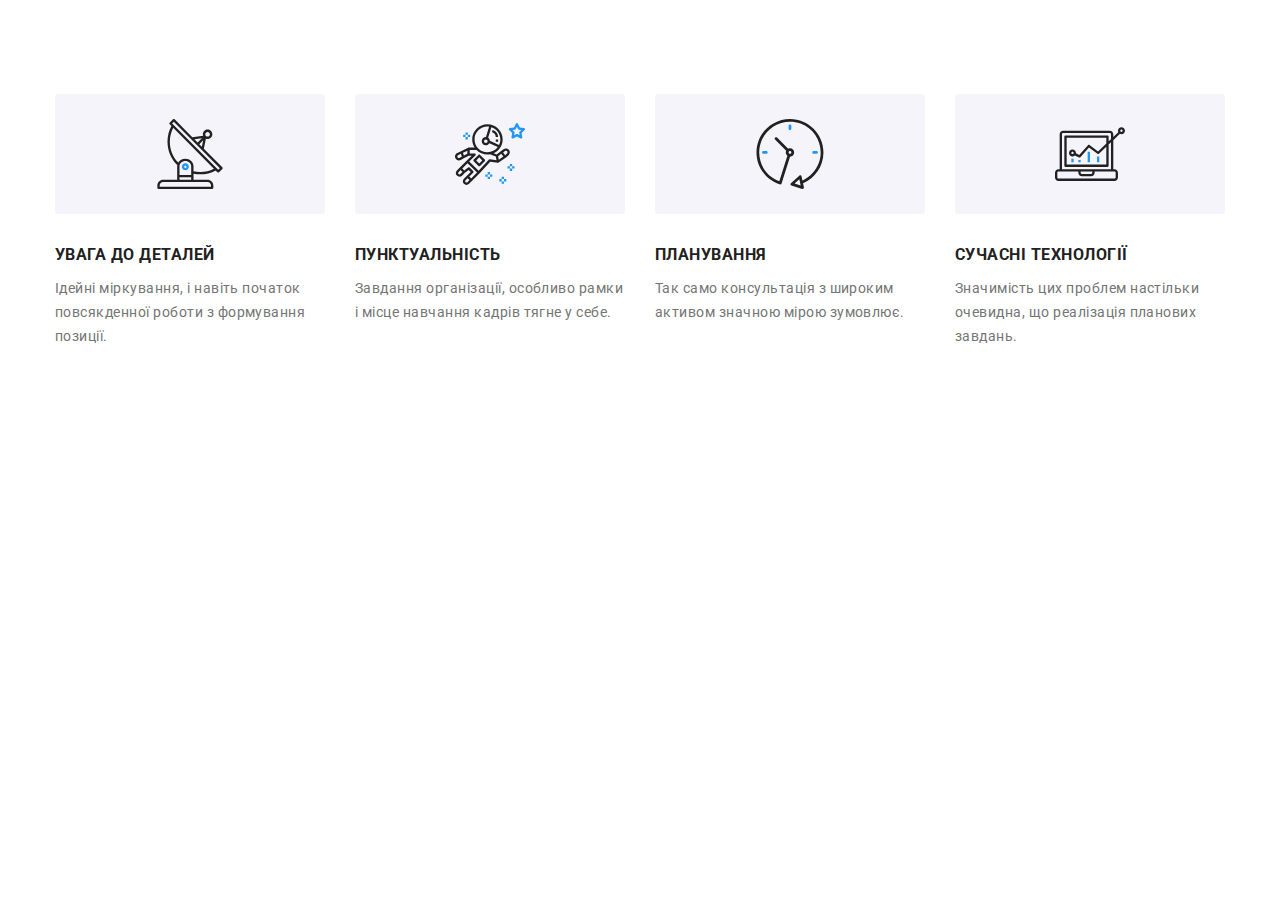
<file: index.html>
<!DOCTYPE html>
<html lang="uk">
  <head>
    <meta charset="UTF-8" />
    <meta http-equiv="X-UA-Compatible" content="IE=edge" />
    <meta name="viewport" content="width=device-width, initial-scale=1.0" />
    <title>Студія</title>
    <!-- normalize -->
    <link
      rel="stylesheet"
      href="https://cdn.jsdelivr.net/npm/modern-normalize@1.1.0/modern-normalize.min.css"
    />
    <link rel="preconnect" href="https://fonts.googleapis.com" />
    <link rel="preconnect" href="https://fonts.gstatic.com" crossorigin />
    <link
      href="https://fonts.googleapis.com/css2?family=Raleway:wght@700&family=Roboto:wght@400;500;700;900&display=swap"
      rel="stylesheet"
    />
    <link rel="stylesheet" href="./css/main.min.css" />
  </head>
  <body>
    <!-- HEADER -->
    <!-- <header class="header">
      <div class="conteiner header-section">
        <nav class="header-nav">
          <a class="logo" href="./">
            <span class="colorlogo">Web</span>Studio
          </a>
          <ul class="site-nav">
            <li>
              <a class="site-nav__link active" href="./index.html">Студія</a>
            </li>
            <li>
              <a class="site-nav__link" href="./portfolio.html">Портфоліо</a>
            </li>
            <li>
              <a class="site-nav__link" href="">Контакти</a>
            </li>
          </ul>
        </nav>
        <ul class="connection-nav">
          <li class="connnection-nav-item">
            <a class="link" href="mailto:info@devstudio.com">
              <svg class="link-envelope">
                <use href="./symbol-defs.svg#icon-envelope"></use>
              </svg>
              info@devstudio.com
            </a>
          </li>
          <li class="connnection-nav-item">
            <a class="link" href="tel:+380961111111">
              <svg class="link-phone">
                <use href="./symbol-defs.svg#icon-smartphone"></use>
              </svg>
              +38 096 111 11 11
            </a>
          </li>
        </ul>
      </div>
    </header>
    <main class="main"> -->
    <!-- HERO -->
    <!-- 
      <section class="hero">
        <div class="conteiner">
          <h1 class="hero__title">ЕФЕКТИВНІ РІШЕННЯ ДЛЯ ВАШОГО БІЗНЕСУ</h1>
          <button class="hero__button button" type="button" data-modal-open>
            Замовити послугу
          </button>
        </div>
      </section> -->
    <!-- Feature -->
    <section class="feature section">
      <div class="conteiner">
        <ul class="feature__list">
          <li class="feature__item">
            <div class="feature__wrapper">
              <svg class="feature__icon">
                <use href="./symbol-defs.svg#icon-antena"></use>
              </svg>
            </div>
            <h3 class="feature__title">УВАГА ДО ДЕТАЛЕЙ</h3>
            <p class="feature__text">
              Ідейні міркування, і навіть початок повсякденної роботи з
              формування позиції.
            </p>
          </li>
          <li class="feature__item">
            <div class="feature__wrapper">
              <svg class="feature__icon">
                <use href="./symbol-defs.svg#icon-astronaut"></use>
              </svg>
            </div>
            <h3 class="feature__title">ПУНКТУАЛЬНІСТЬ</h3>
            <p class="feature__text">
              Завдання організації, особливо рамки і місце навчання кадрів тягне
              у себе.
            </p>
          </li>
          <li class="feature__item">
            <div class="feature__wrapper">
              <svg class="feature__icon">
                <use href="./symbol-defs.svg#icon-clock"></use>
              </svg>
            </div>
            <h3 class="feature__title">ПЛАНУВАННЯ</h3>
            <p class="feature__text">
              Так само консультація з широким активом значною мірою зумовлює.
            </p>
          </li>
          <li class="feature__item">
            <div class="feature__wrapper">
              <svg class="feature__icon">
                <use href="./symbol-defs.svg#icon-diagram"></use>
              </svg>
            </div>
            <h3 class="feature__title">СУЧАСНІ ТЕХНОЛОГІЇ</h3>
            <p class="feature__text">
              Значимість цих проблем настільки очевидна, що реалізація планових
              завдань.
            </p>
          </li>
        </ul>
      </div>
    </section>

    <!--  Examples -->

    <!-- <section class="examples section">
      <div class="conteiner">
        <h2 class="main__title">Чим ми займаємося</h2>
        <ul class="examples__list">
          <li class="examples__item">
            <img
              class="examples__img"
              src="./images/box1.jpg"
              alt="box1"
              width="370"
            />
            <div class="examples__wraper">
              <p class="examples__text">десктопні додатки</p>
            </div>
          </li>
          <li class="examples__item">
            <img
              class="examples__img"
              src="./images/box2.jpg"
              alt="box2"
              width="370"
            />
            <div class="examples__wraper">
              <p class="examples__text">Мобільні додатки</p>
            </div>
          </li>
          <li class="examples__item">
            <img
              class="examples__img"
              src="./images/box3.jpg"
              alt="box3"
              width="370"
            />
            <div class="examples__wraper">
              <p class="examples__text">Дизайнерські рішення</p>
            </div>
          </li>
        </ul>
      </div>
    </section> -->
    <!-- TEAM -->
    <!-- <section class="team section">
        <div class="conteiner">
          <h2 class="main__title team-title">Наша команда</h2>
          <ul class="team__list">
            <li>
              <div class="team__card">
                <img
                  class="team__foto"
                  src="./images/img.jpg"
                  alt="tc1"
                  width="270"
                />
                <h3 class="team__name">Ігор Дем'яненко</h3>
                <p class="team__text">Product Designer</p>
                <ul class="network-list team-network__list">
                  <li class="team-network__item">
                    <a href="" class="team-network__link">
                      <svg class="team-network__icon">
                        <use href="./symbol-defs.svg#instagram"></use>
                      </svg>
                    </a>
                  </li>
                  <li class="team-network__item">
                    <a href="" class="team-network__link">
                      <svg class="team-network__icon">
                        <use href="./symbol-defs.svg#twitter"></use>
                      </svg>
                    </a>
                  </li>
                  <li class="team-network__item">
                    <a href="" class="team-network__link">
                      <svg class="team-network__icon">
                        <use href="./symbol-defs.svg#facebook"></use>
                      </svg>
                    </a>
                  </li>
                  <li class="team-network__item">
                    <a href="" class="team-network__link">
                      <svg class="team-network__icon">
                        <use href="./symbol-defs.svg#linkedin"></use>
                      </svg>
                    </a>
                  </li>
                </ul>
              </div>
            </li>
            <li>
              <div class="team__card">
                <img
                  class="team__foto"
                  src="./images/img(1).jpg"
                  alt="tc2"
                  width="270"
                />
                <h3 class="team__name">Ольга Рєпіна</h3>
                <p class="team__text">Frontend Developer</p>
                <ul class="network-list team-network__list">
                  <li class="team-network__item">
                    <a href="" class="team-network__link">
                      <svg class="team-network__icon">
                        <use href="./symbol-defs.svg#instagram"></use>
                      </svg>
                    </a>
                  </li>
                  <li class="team-network__item">
                    <a href="" class="team-network__link">
                      <svg class="team-network__icon">
                        <use href="./symbol-defs.svg#twitter"></use>
                      </svg>
                    </a>
                  </li>
                  <li class="team-network__item">
                    <a href="" class="team-network__link">
                      <svg class="team-network__icon">
                        <use href="./symbol-defs.svg#facebook"></use>
                      </svg>
                    </a>
                  </li>
                  <li class="team-network__item">
                    <a href="" class="team-network__link">
                      <svg class="team-network__icon">
                        <use href="./symbol-defs.svg#linkedin"></use>
                      </svg>
                    </a>
                  </li>
                </ul>
              </div>
            </li>
            <li>
              <div class="team__card">
                <img
                  class="team__foto"
                  src="./images/img(2).jpg"
                  alt="tc3"
                  width="270"
                />
                <h3 class="team__name">Микола Тарасов</h3>
                <p class="team__text">Marketing</p>
                <ul class="network-list team-network__list">
                  <li class="team-network__item">
                    <a href="" class="team-network__link">
                      <svg class="team-network__icon">
                        <use href="./symbol-defs.svg#instagram"></use>
                      </svg>
                    </a>
                  </li>
                  <li class="team-network__item">
                    <a href="" class="team-network__link">
                      <svg class="team-network__icon">
                        <use href="./symbol-defs.svg#twitter"></use>
                      </svg>
                    </a>
                  </li>
                  <li class="team-network__item">
                    <a href="" class="team-network__link">
                      <svg class="team-network__icon">
                        <use href="./symbol-defs.svg#facebook"></use>
                      </svg>
                    </a>
                  </li>
                  <li class="team-network__item">
                    <a href="" class="team-network__link">
                      <svg class="team-network__icon">
                        <use href="./symbol-defs.svg#linkedin"></use>
                      </svg>
                    </a>
                  </li>
                </ul>
              </div>
            </li>
            <li>
              <div class="team__card">
                <img src="./images/img(3).jpg" alt="tc4" width="270" />
                <h3 class="team__name">Михайло Єрмаков</h3>
                <p class="team__text">UI Designer</p>
                <ul class="network-list team-network__list">
                  <li class="team-network__item">
                    <a href="" class="team-network__link">
                      <svg class="team-network__icon">
                        <use href="./symbol-defs.svg#instagram"></use>
                      </svg>
                    </a>
                  </li>
                  <li class="team-network__item">
                    <a href="" class="team-network__link">
                      <svg class="team-network__icon">
                        <use href="./symbol-defs.svg#twitter"></use>
                      </svg>
                    </a>
                  </li>
                  <li class="team-network__item">
                    <a href="" class="team-network__link">
                      <svg class="team-network__icon">
                        <use href="./symbol-defs.svg#facebook"></use>
                      </svg>
                    </a>
                  </li>
                  <li class="team-network__item">
                    <a href="" class="team-network__link">
                      <svg class="team-network__icon">
                        <use href="./symbol-defs.svg#linkedin"></use>
                      </svg>
                    </a>
                  </li>
                </ul>
              </div>
            </li>
          </ul>
        </div>
      </section> -->

    <!-- CLIENTS -->

    <!-- <section class="section">
        <div class="conteiner">
          <h2 class="clients-title">Постійні клієнти</h2>
          <ul class="clients-list">
            <li class="client-item">
              <a class="clients-link" href="">
                <svg class="client-icon">
                  <use href="./symbol-defs.svg#icon-logo1"></use>
                </svg>
              </a>
            </li>
            <li class="client-item">
              <a class="clients-link" href="">
                <svg class="client-icon">
                  <use href="./symbol-defs.svg#icon-logo2"></use>
                </svg>
              </a>
            </li>
            <li class="client-item">
              <a class="clients-link" href="">
                <svg class="client-icon">
                  <use href="./symbol-defs.svg#icon-logo3"></use>
                </svg>
              </a>
            </li>
            <li class="client-item">
              <a class="clients-link" href="">
                <svg class="client-icon">
                  <use href="./symbol-defs.svg#icon-logo4"></use>
                </svg>
              </a>
            </li>
            <li class="client-item">
              <a class="clients-link" href="">
                <svg class="client-icon">
                  <use href="./symbol-defs.svg#icon-logo5"></use>
                </svg>
              </a>
            </li>
            <li class="client-item">
              <a class="clients-link" href="">
                <svg class="client-icon">
                  <use href="./symbol-defs.svg#icon-logo6"></use>
                </svg>
              </a>
            </li>
          </ul>
        </div>
      </section>
    </main> -->
    <!-- FOOTER -->
    <!-- <footer class="footer">
      <div class="conteiner footer-conteiner">
        <div class="footer-infirmation">
          <a class="footer-logo" href="/">
            <span class="colorlogo">Web</span>Studio
          </a>
          <address class="infirmation-text">
            м. Київ, пр-т Лесі Українки, 26
            <ul class="footer-connection">
              <li class="infirmation-item">
                <a class="infirmation-link" href="mailto:info@devstudio.com"
                  >info@devstudio.com</a
                >
              </li>
              <li class="infirmation-item">
                <a class="infirmation-link" href="tel:+380961111111"
                  >+38 096 111 11 11</a
                >
              </li>
            </ul>
          </address>
        </div>
        <div class="join">
          <h2 class="join__title">приєднуйтесь</h2>
          <ul class="network-list join-list">
            <li class="join__item">
              <a class="join__link" href="">
                <svg class="join__icon">
                  <use href="./symbol-defs.svg#instagram"></use>
                </svg>
              </a>
            </li>
            <li class="join__item">
              <a class="join__link" href="">
                <svg class="join__icon">
                  <use href="./symbol-defs.svg#twitter"></use>
                </svg>
              </a>
            </li>
            <li class="join__item">
              <a class="join__link" href="">
                <svg class="join__icon">
                  <use href="./symbol-defs.svg#facebook"></use>
                </svg>
              </a>
            </li>
            <li class="join__item">
              <a class="join__link" href="">
                <svg class="join__icon">
                  <use href="./symbol-defs.svg#linkedin"></use>
                </svg>
              </a>
            </li>
          </ul>
        </div>

        <div class="connect">
          <p class="connect__title">Підпишіться на розсилку</p>
          <form class="connect__form">
            <label class="footer-label">
              <input
                class="connect__input"
                type="email"
                name="email"
                placeholder="E-mail"
              />
            </label>
            <button type="submit" class="connect__btn button">
              Підписатися
              <svg class="connect-form__icon" width="24" height="24">
                <use href="./symbol-defs.svg#icon-send"></use>
              </svg>
            </button>
          </form>
        </div>
      </div>
    </footer>  -->

    <!-- MODAL  -->

    <!-- <div class="backdrop is-hidden" data-modal>
      <div class="modal">
        <button class="modal-btn" type="button" data-modal-close>
          <svg class="modal-btn-logo">
            <use href="./symbol-defs.svg#Vector"></use>
          </svg>
        </button>

        <p class="modal-title">Залиште свої дані, ми вам передзвонимо</p>
        <form class="form">
          <label class="form__label">
            <span class="label__name">Ім'я</span>
            <input class="form__input" type="name" />
            <svg class="form__icon" width="12" height="12">
              <use href="./symbol-defs.svg#vector"></use>
            </svg>
          </label>
          <label class="form__label">
            <span class="label__name">Телефон</span>
            <input class="form__input" type="tel" />
            <svg class="form__icon" width="13" height="13">
              <use href="./symbol-defs.svg#vector1"></use>
            </svg>
          </label>
          <label class="form__label">
            <span class="label__name">Пошта</span>
            <input class="form__input" type="mail" />
            <svg class="form__icon" width="15" height="12">
              <use href="./symbol-defs.svg#vector2"></use>
            </svg>
          </label>
          <label class="form__label">
            <span class="label__name">Коментар</span>
            <textarea
              class="form__input form-textarea"
              placeholder="Введіть текст"
            ></textarea>
          </label>

          <label class="label-checkbox">
            <input class="input-checkbox" type="checkbox" />
            <span class="checkbox-custom">
              <svg class="checkbox" width="11" height="8">
                <use href="./symbol-defs.svg#check-mark"></use>
              </svg>
            </span>
            <span class="contract-text">
              Погоджуюся з розсилкою та приймаю &nbsp;</span
            >
            <a class="contract" href="#"> Умови договору</a>
          </label>
          <button class="form-send__btn button" type="submit">
            Відправити
          </button>
        </form>
      </div>
    </div>
  -->
    <script src="./JS/modal.js"></script>
  </body>
</html>
</file>
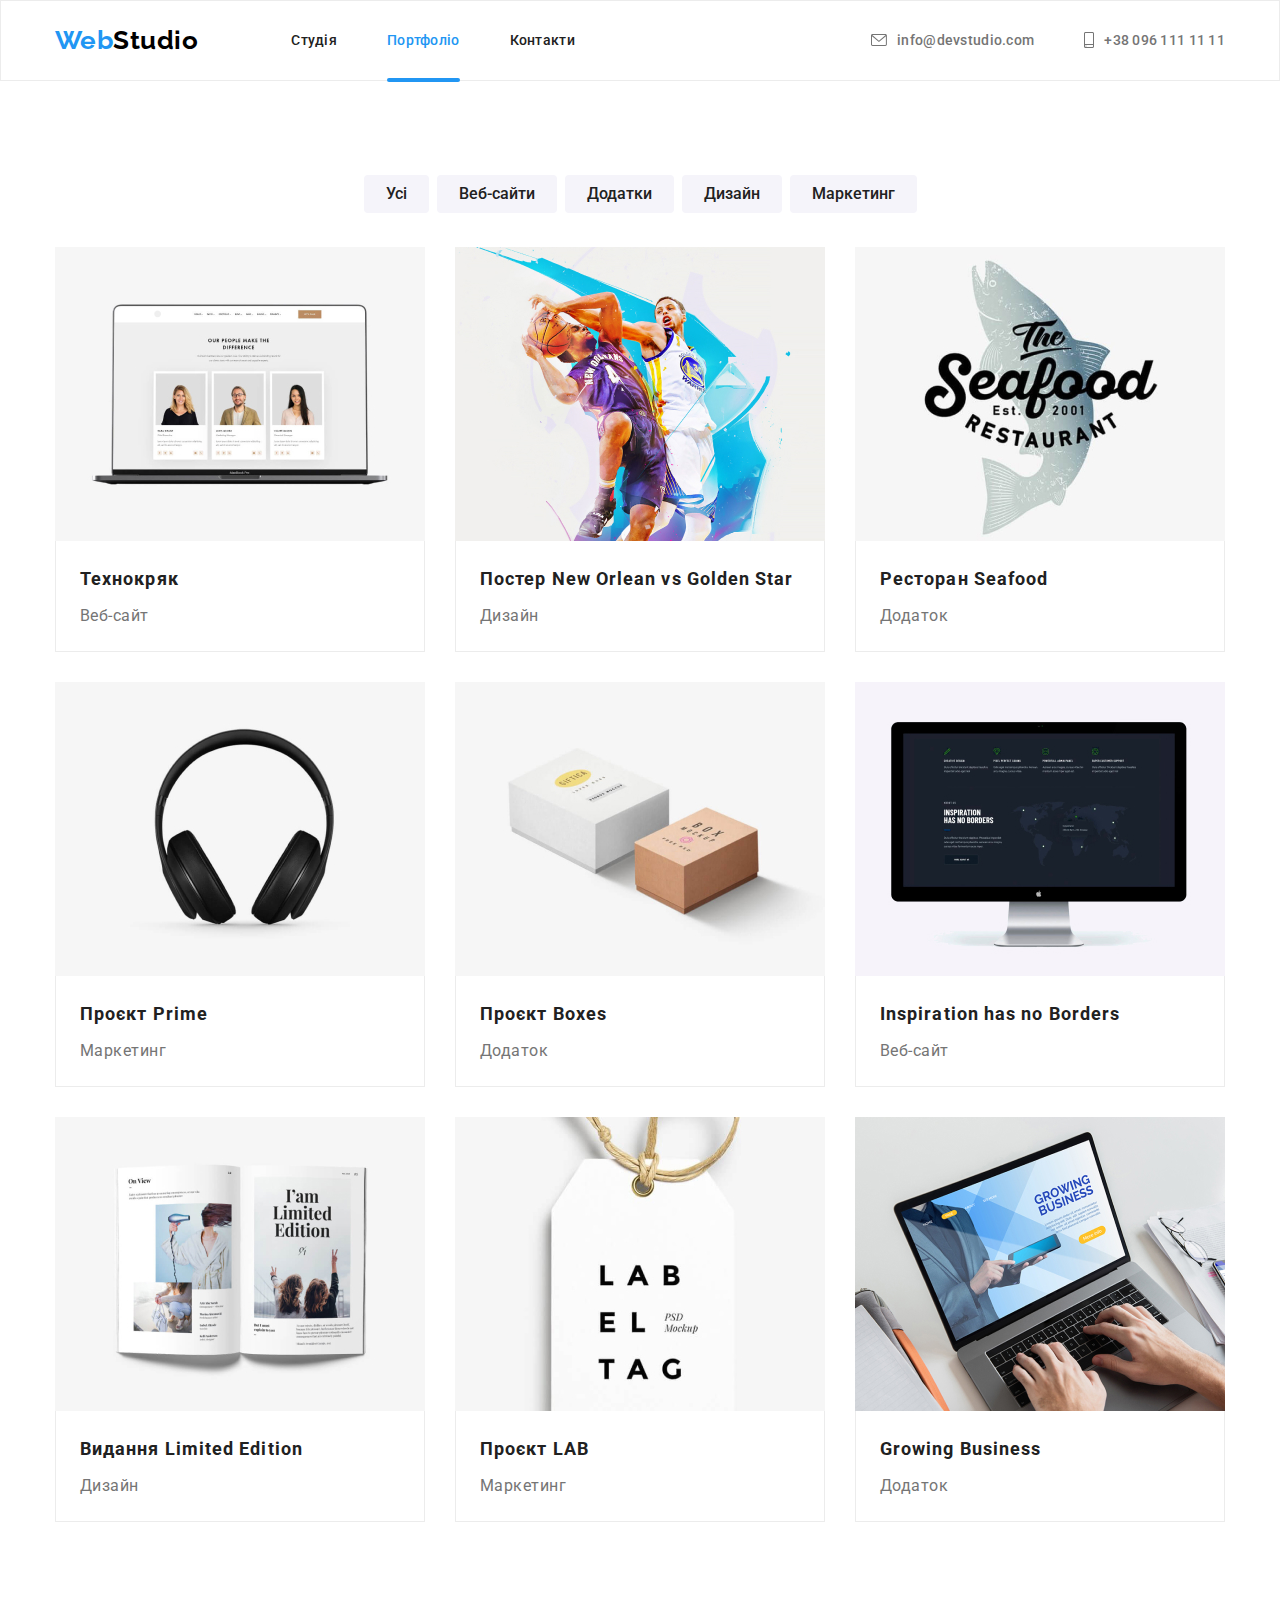
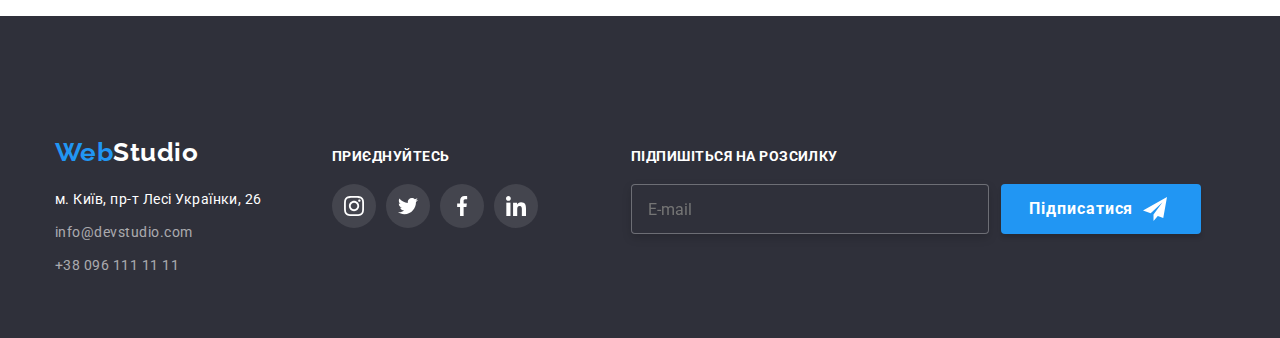
<file: portfolio.html>
<!DOCTYPE html>
<html lang="uk">
  <head>
    <meta charset="UTF-8" />
    <meta http-equiv="X-UA-Compatible" content="IE=edge" />
    <meta name="viewport" content="width=device-width, initial-scale=1.0" />
    <title>Портфоліо</title>
    <link
      rel="stylesheet"
      href="https://cdn.jsdelivr.net/npm/modern-normalize@1.1.0/modern-normalize.min.css"
    />
    <link rel="preconnect" href="https://fonts.googleapis.com" />
    <link rel="preconnect" href="https://fonts.gstatic.com" crossorigin />
    <link
      href="https://fonts.googleapis.com/css2?family=Raleway:wght@700&family=Roboto:wght@400;500;700;900&display=swap"
      rel="stylesheet"
    />
    <link rel="stylesheet" href="./css/main.min.css" />
  </head>
  <body>
    <header class="header">
      <div class="conteiner header-section">
        <nav class="header-nav">
          <a class="logo" href="./">
            <span class="colorlogo">Web</span>Studio
          </a>
          <ul class="site-nav">
            <li>
              <a class="site-nav__link" href="./index.html">Студія</a>
            </li>
            <li>
              <a class="site-nav__link active" href="./portfolio.html"
                >Портфоліо</a
              >
            </li>
            <li>
              <a class="site-nav__link" href="">Контакти</a>
            </li>
          </ul>
        </nav>
        <ul class="connection-nav">
          <li>
            <a class="link" href="mailto:info@devstudio.com">
              <svg class="link-envelope">
                <use href="./symbol-defs.svg#icon-envelope"></use></svg
              >info@devstudio.com</a
            >
          </li>
          <li>
            <a class="link" href="tel:+380961111111"
              ><svg class="link-phone">
                <use href="./symbol-defs.svg#icon-smartphone"></use>
              </svg>
              +38 096 111 11 11</a
            >
          </li>
        </ul>
      </div>
    </header>
    <main class="main">
      <section class="section">
        <div class="conteiner">
          <ul class="filtres__list">
            <li><button type="button" class="filtres__item">Усі</button></li>
            <li>
              <button type="button" class="filtres__item">Веб-сайти</button>
            </li>
            <li>
              <button type="button" class="filtres__item">Додатки</button>
            </li>
            <li><button type="button" class="filtres__item">Дизайн</button></li>
            <li>
              <button type="button" class="filtres__item">Маркетинг</button>
            </li>
          </ul>
          <ul class="project__list">
            <li class="project__item">
              <a href="" class="project__link">
                <div class="project__wrapper">
                  <img
                    class="project__img"
                    src="./images/project1.jpg"
                    alt="Проєкт1"
                    width="370"
                  />
                  <div class="project__owerlay">
                    <p class="owerlay__text">
                      Ресурс пропонує комплексні пропозиції з різним рівнем
                      функціоналу та сервісів. Все це дозволить відвідувачу
                      отримати вичерпні відомості про компанію чи приватну
                      особу.
                    </p>
                  </div>
                </div>
                <div class="project__content">
                  <h2 class="project__title">Технокряк</h2>
                  <p class="project__text">Веб-сайт</p>
                </div>
              </a>
            </li>
            <li class="project__item">
              <a href="" class="project__link">
                <img
                  class="project__img"
                  src="./images/project2.jpg"
                  alt="Проєкт2"
                  width="370"
                />
                <div class="project__content">
                  <h2 class="project__title">
                    Постер New Orlean vs Golden Star
                  </h2>
                  <p class="project__text">Дизайн</p>
                </div>
              </a>
            </li>
            <li class="project__item">
              <a href="" class="project__link">
                <img
                  class="project__img"
                  src="./images/project3.jpg"
                  alt="Проєкт3"
                  width="370"
                />
                <div class="project__content">
                  <h2 class="project__title">Ресторан Seafood</h2>
                  <p class="project__text">Додаток</p>
                </div>
              </a>
            </li>
            <li class="project__item">
              <a href="" class="project__link">
                <img
                  class="project__img"
                  src="./images/projeсt4.jpg"
                  alt="Проєкт4"
                  width="370"
                />
                <div class="project__content">
                  <h2 class="project__title">Проєкт Prime</h2>
                  <p class="project__text">Маркетинг</p>
                </div>
              </a>
            </li>
            <li class="project__item">
              <a href="" class="project__link">
                <img
                  class="project__img"
                  src="./images/project5.jpg"
                  alt="Проєкт5"
                  width="370"
                />
                <div class="project__content">
                  <h2 class="project__title">Проєкт Boxes</h2>
                  <p class="project__text">Додаток</p>
                </div>
              </a>
            </li>
            <li class="project__item">
              <a href="" class="project__link">
                <img
                  class="project__img"
                  src="./images/project6.jpg"
                  alt="Проєкт6"
                  width="370"
                />
                <div class="project__content">
                  <h2 class="project__title">Inspiration has no Borders</h2>
                  <p class="project__text">Веб-сайт</p>
                </div>
              </a>
            </li>
            <li class="project__item">
              <a href="" class="project__link">
                <img
                  class="project__img"
                  src="./images/project7.jpg"
                  alt="Проєкт7"
                  width="370"
                />
                <div class="project__content">
                  <h2 class="project__title">Видання Limited Edition</h2>
                  <p class="project__text">Дизайн</p>
                </div>
              </a>
            </li>
            <li class="project__item">
              <a href="" class="project__link">
                <img
                  class="project__img"
                  src="./images/project8.jpg"
                  alt="Проєкт8"
                  width="370"
                />
                <div class="project__content">
                  <h2 class="project__title">Проєкт LAB</h2>
                  <p class="project__text">Маркетинг</p>
                </div>
              </a>
            </li>
            <li class="project__item">
              <a href="" class="project__link">
                <img
                  class="project__img"
                  src="./images/project9.jpg"
                  alt="Проєкт9"
                  width="370"
                />
                <div class="project__content">
                  <h2 class="project__title">Growing Business</h2>
                  <p class="project__text">Додаток</p>
                </div>
              </a>
            </li>
          </ul>
        </div>
      </section>
    </main>
    <footer class="footer">
      <div class="conteiner footer-conteiner">
        <div class="footer-infirmation">
          <a class="footer-logo" href="/">
            <span class="colorlogo">Web</span>Studio
          </a>
          <address class="infirmation-text">
            м. Київ, пр-т Лесі Українки, 26
            <ul class="footer-connection">
              <li class="infirmation-item">
                <a class="infirmation-link" href="mailto:info@devstudio.com"
                  >info@devstudio.com</a
                >
              </li>
              <li class="infirmation-item">
                <a class="infirmation-link" href="tel:+380961111111"
                  >+38 096 111 11 11</a
                >
              </li>
            </ul>
          </address>
        </div>
        <div class="join">
          <h2 class="join__title">приєднуйтесь</h2>
          <ul class="network-list join-list">
            <li class="join__item">
              <a class="join__link" href="">
                <svg class="join__icon">
                  <use href="./symbol-defs.svg#instagram"></use>
                </svg>
              </a>
            </li>
            <li class="join__item">
              <a class="join__link" href="">
                <svg class="join__icon">
                  <use href="./symbol-defs.svg#twitter"></use>
                </svg>
              </a>
            </li>
            <li class="join__item">
              <a class="join__link" href="">
                <svg class="join__icon">
                  <use href="./symbol-defs.svg#facebook"></use>
                </svg>
              </a>
            </li>
            <li class="join__item">
              <a class="join__link" href="">
                <svg class="join__icon">
                  <use href="./symbol-defs.svg#linkedin"></use>
                </svg>
              </a>
            </li>
          </ul>
        </div>

        <div class="connect">
          <p class="connect__title">Підпишіться на розсилку</p>
          <form class="connect__form">
            <label class="footer-label">
              <input
                class="connect__input"
                type="email"
                name="email"
                placeholder="E-mail"
              />
            </label>
            <button type="submit" class="connect__btn button">
              Підписатися
              <svg class="connect-form__icon" width="24" height="24">
                <use href="./symbol-defs.svg#icon-send"></use>
              </svg>
            </button>
          </form>
        </div>
      </div>
    </footer>
  </body>
</html>
</file>
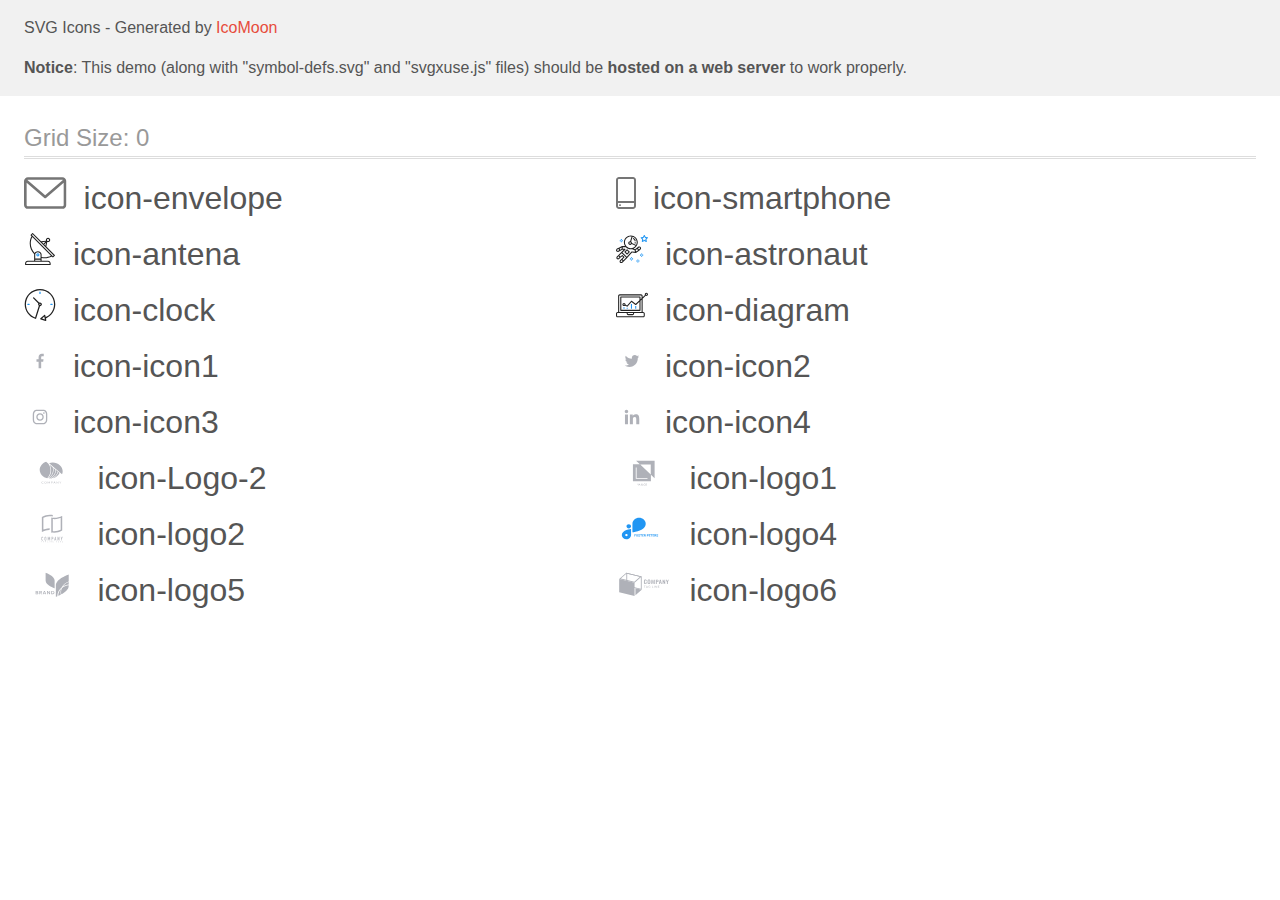
<file: icomoon/demo-external-svg.html>
<!doctype html>
<html>
<head>
    <title>IcoMoon - SVG Icons</title>
    <meta charset="utf-8">
    <meta name="viewport" content="width=device-width, initial-scale=1">
    <link rel="stylesheet" href="demo-files/demo.css">
    <link rel="stylesheet" href="style.css">
</head>
<body>
<header class="bgc1 clearfix">
<div class="mhl">
    <p>SVG Icons - Generated by <a href="https://icomoon.io/app">IcoMoon</a></p><p><strong>Notice</strong>: This demo (along with "symbol-defs.svg" and "svgxuse.js" files) should be <b>hosted on a web server</b> to work properly.</p>
</div>
</header>
    <div class="clearfix mhl ptl">
        <h1 class="mvm mtn fgc1">Grid Size: 0</h1>
        <div class="glyph fs1">
            <div class="clearfix pbs">
                <svg class="icon icon-envelope"><use xlink:href="symbol-defs.svg#icon-envelope"></use></svg><span class="name"> icon-envelope</span>
            </div>
        </div>
        <div class="glyph fs1">
            <div class="clearfix pbs">
                <svg class="icon icon-smartphone"><use xlink:href="symbol-defs.svg#icon-smartphone"></use></svg><span class="name"> icon-smartphone</span>
            </div>
        </div>
        <div class="glyph fs1">
            <div class="clearfix pbs">
                <svg class="icon icon-antena"><use xlink:href="symbol-defs.svg#icon-antena"></use></svg><span class="name"> icon-antena</span>
            </div>
        </div>
        <div class="glyph fs1">
            <div class="clearfix pbs">
                <svg class="icon icon-astronaut"><use xlink:href="symbol-defs.svg#icon-astronaut"></use></svg><span class="name"> icon-astronaut</span>
            </div>
        </div>
        <div class="glyph fs1">
            <div class="clearfix pbs">
                <svg class="icon icon-clock"><use xlink:href="symbol-defs.svg#icon-clock"></use></svg><span class="name"> icon-clock</span>
            </div>
        </div>
        <div class="glyph fs1">
            <div class="clearfix pbs">
                <svg class="icon icon-diagram"><use xlink:href="symbol-defs.svg#icon-diagram"></use></svg><span class="name"> icon-diagram</span>
            </div>
        </div>
        <div class="glyph fs1">
            <div class="clearfix pbs">
                <svg class="icon icon-icon1"><use xlink:href="symbol-defs.svg#icon-icon1"></use></svg><span class="name"> icon-icon1</span>
            </div>
        </div>
        <div class="glyph fs1">
            <div class="clearfix pbs">
                <svg class="icon icon-icon2"><use xlink:href="symbol-defs.svg#icon-icon2"></use></svg><span class="name"> icon-icon2</span>
            </div>
        </div>
        <div class="glyph fs1">
            <div class="clearfix pbs">
                <svg class="icon icon-icon3"><use xlink:href="symbol-defs.svg#icon-icon3"></use></svg><span class="name"> icon-icon3</span>
            </div>
        </div>
        <div class="glyph fs1">
            <div class="clearfix pbs">
                <svg class="icon icon-icon4"><use xlink:href="symbol-defs.svg#icon-icon4"></use></svg><span class="name"> icon-icon4</span>
            </div>
        </div>
        <div class="glyph fs1">
            <div class="clearfix pbs">
                <svg class="icon icon-Logo-2"><use xlink:href="symbol-defs.svg#icon-Logo-2"></use></svg><span class="name"> icon-Logo-2</span>
            </div>
        </div>
        <div class="glyph fs1">
            <div class="clearfix pbs">
                <svg class="icon icon-logo1"><use xlink:href="symbol-defs.svg#icon-logo1"></use></svg><span class="name"> icon-logo1</span>
            </div>
        </div>
        <div class="glyph fs1">
            <div class="clearfix pbs">
                <svg class="icon icon-logo2"><use xlink:href="symbol-defs.svg#icon-logo2"></use></svg><span class="name"> icon-logo2</span>
            </div>
        </div>
        <div class="glyph fs1">
            <div class="clearfix pbs">
                <svg class="icon icon-logo4"><use xlink:href="symbol-defs.svg#icon-logo4"></use></svg><span class="name"> icon-logo4</span>
            </div>
        </div>
        <div class="glyph fs1">
            <div class="clearfix pbs">
                <svg class="icon icon-logo5"><use xlink:href="symbol-defs.svg#icon-logo5"></use></svg><span class="name"> icon-logo5</span>
            </div>
        </div>
        <div class="glyph fs1">
            <div class="clearfix pbs">
                <svg class="icon icon-logo6"><use xlink:href="symbol-defs.svg#icon-logo6"></use></svg><span class="name"> icon-logo6</span>
            </div>
        </div>
  </div>
<script defer src="svgxuse.js"></script>
</body>
</html>
</file>
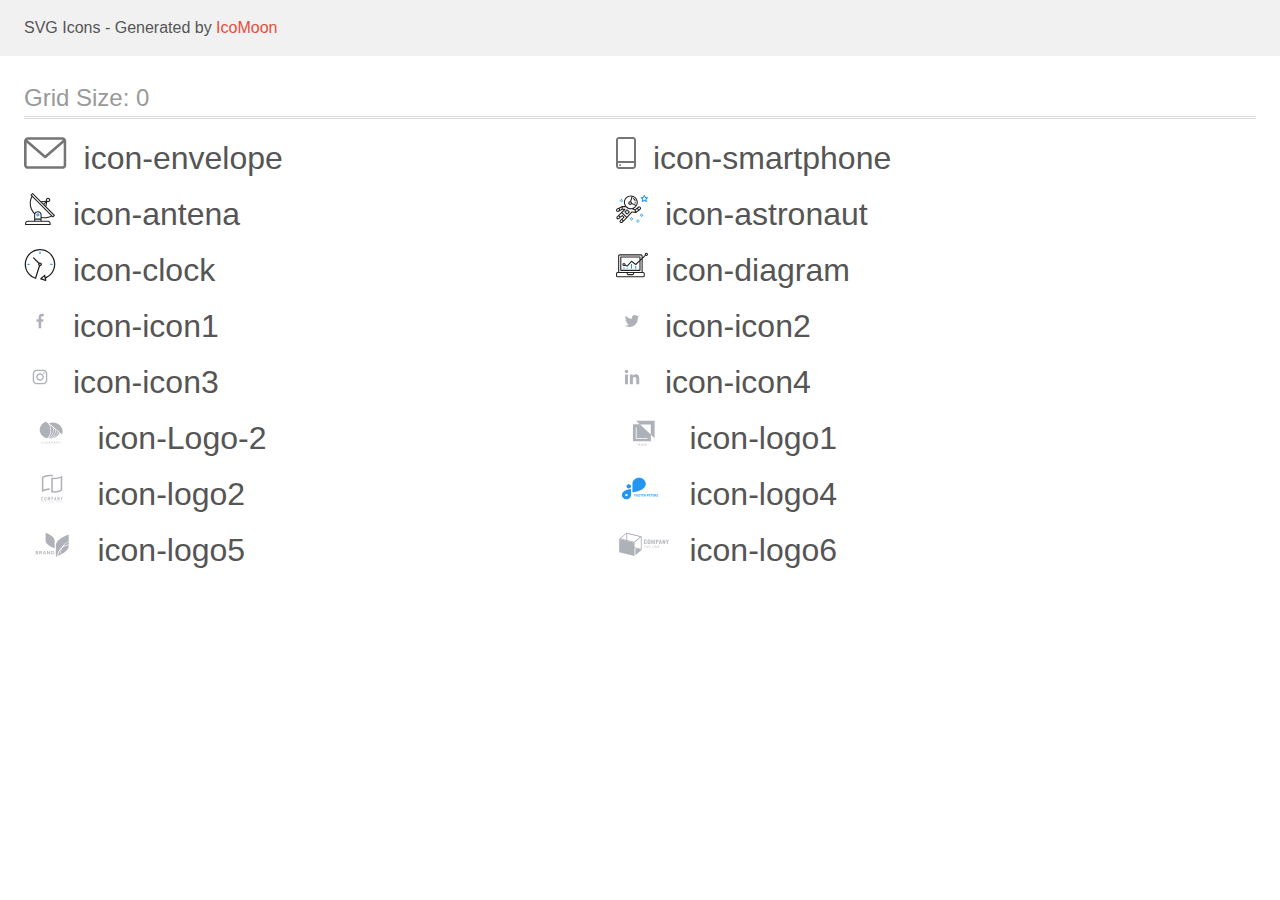
<file: icomoon/demo.html>
<!doctype html>
<html>
<head>
    <title>IcoMoon - SVG Icons</title>
    <meta charset="utf-8">
    <meta name="viewport" content="width=device-width, initial-scale=1">
    <link rel="stylesheet" href="demo-files/demo.css">
    <link rel="stylesheet" href="style.css">
</head>
<body>
<svg aria-hidden="true" style="position: absolute; width: 0; height: 0; overflow: hidden;" version="1.1" xmlns="http://www.w3.org/2000/svg" xmlns:xlink="http://www.w3.org/1999/xlink">
<defs>
<symbol id="icon-envelope" viewBox="0 0 43 32">
<path fill="#757575" style="fill: var(--color1, #757575)" d="M38.667 0h-34.667c-2.205 0-4 1.795-4 4v24c0 2.205 1.795 4 4 4h34.667c2.205 0 4-1.795 4-4v-24c0-2.205-1.795-4-4-4zM38.667 2.667c0.181 0 0.355 0.037 0.512 0.104l-17.845 15.467-17.845-15.467c0.151-0.065 0.327-0.104 0.512-0.104h34.667zM38.667 29.333h-34.667c-0.736 0-1.333-0.597-1.333-1.333v0-22.413l17.792 15.421c0.233 0.203 0.539 0.327 0.875 0.327s0.642-0.124 0.876-0.328l-0.002 0.001 17.792-15.421v22.413c0 0.736-0.597 1.333-1.333 1.333v0z"></path>
</symbol>
<symbol id="icon-smartphone" viewBox="0 0 20 32">
<path fill="#757575" style="fill: var(--color1, #757575)" d="M17 0h-14c-1.654 0-3 1.346-3 3v26c0 1.654 1.346 3 3 3h14c1.654 0 3-1.346 3-3v-26c0-1.654-1.346-3-3-3zM3 2h14c0.552 0 1 0.448 1 1v0 21h-16v-21c0-0.552 0.448-1 1-1v0zM17 30h-14c-0.552 0-1-0.448-1-1v0-3h16v3c0 0.552-0.448 1-1 1v0z"></path>
<path fill="#757575" style="fill: var(--color1, #757575)" d="M4.708 27.478c0.18 0.163 0.293 0.399 0.293 0.66s-0.113 0.497-0.292 0.659l-0.001 0.001c-0.186 0.17-0.435 0.275-0.708 0.275s-0.522-0.104-0.709-0.275l0.001 0.001c-0.18-0.163-0.293-0.399-0.293-0.66s0.113-0.497 0.292-0.659l0.001-0.001c0.186-0.17 0.435-0.275 0.708-0.275s0.522 0.104 0.709 0.275l-0.001-0.001z"></path>
</symbol>
<symbol id="icon-antena" viewBox="0 0 32 32">
<path fill="#212121" style="fill: var(--color2, #212121)" d="M30.773 22.098l-8.443-8.505 0.937-4.616c0.225 0.090 0.485 0.144 0.758 0.146h0.007c0.008 0 0.017 0 0.026 0 1.192 0 2.159-0.967 2.159-2.159s-0.967-2.159-2.159-2.159c-1.192 0-2.159 0.967-2.159 2.159 0 0.259 0.046 0.508 0.13 0.739l-0.005-0.015-4.96 0.606-8.091-8.133c-0.096-0.098-0.229-0.159-0.376-0.16h-0c-0.14 0.001-0.274 0.057-0.373 0.155l-1.512 1.504c-0.096 0.097-0.156 0.23-0.156 0.377s0.060 0.281 0.156 0.377v0l0.814 0.825c-1.143 2.062-1.816 4.522-1.816 7.139 0 4.106 1.656 7.824 4.336 10.525l-0.001-0.001c0.043 0.041 0.092 0.074 0.146 0.097-0.032 0.164-0.051 0.353-0.052 0.546v6.188h-6.4c-1.472 0.001-2.666 1.194-2.667 2.666v1.067c0 0.295 0.239 0.534 0.534 0.534h24.534c0.294 0 0.533-0.239 0.533-0.534v-1.067c-0.002-1.472-1.195-2.665-2.666-2.666h-6.4v-2.742c1.003 0.21 2.024 0.317 3.049 0.32 2.58-0.003 5.005-0.663 7.117-1.822l-0.077 0.039 0.818 0.823c0.099 0.101 0.235 0.159 0.376 0.16 0.14-0.001 0.274-0.057 0.373-0.155l1.512-1.504c0.096-0.097 0.156-0.23 0.156-0.377s-0.060-0.281-0.156-0.377v0zM23.28 6.233c0.193-0.192 0.459-0.31 0.752-0.31 0.589 0 1.067 0.478 1.067 1.066s-0.477 1.066-1.067 1.066c-0 0-0 0-0 0h-0.004c-0.587-0.003-1.061-0.479-1.061-1.066 0-0.295 0.12-0.563 0.314-0.756l0-0h-0.002zM22.024 9.737l-0.598 2.946-1.175-1.183 1.774-1.763zM21.419 8.835l-1.92 1.909-1.486-1.493 3.406-0.416zM24.004 28.8c0.884 0 1.6 0.716 1.6 1.6v0 0.534h-23.466v-0.534c0-0.884 0.716-1.6 1.6-1.6v0h20.267zM16.538 26.666v1.067h-5.334v-1.067h5.334zM11.204 25.6v-4.053c0-1.294 1.196-2.346 2.667-2.346s2.667 1.053 2.667 2.346v4.053h-5.334zM17.604 23.904v-2.357c0-1.882-1.675-3.413-3.733-3.413-0.017-0-0.038-0-0.058-0-1.353 0-2.54 0.707-3.213 1.771l-0.009 0.016c-2.36-2.482-3.812-5.846-3.812-9.55 0-2.314 0.567-4.496 1.569-6.414l-0.036 0.077 18.602 18.709c-1.823 0.947-3.979 1.502-6.266 1.502-1.079 0-2.128-0.124-3.136-0.357l0.093 0.018zM28.893 23.22l-21.057-21.181 0.754-0.752 7.935 7.98c0.004 0 0.006 0.007 0.010 0.010l13.114 13.191-0.757 0.752z"></path>
<path fill="#2196f3" style="fill: var(--color3, #2196f3)" d="M13.876 20.267h-0.005c-0.001 0-0.002 0-0.002 0-0.884 0-1.6 0.716-1.6 1.6s0.715 1.599 1.597 1.6h0.005c0.001 0 0.001 0 0.002 0 0.884 0 1.6-0.716 1.6-1.6s-0.715-1.599-1.598-1.6h-0zM14.249 22.245c-0.096 0.096-0.229 0.155-0.376 0.155-0.295 0-0.534-0.239-0.534-0.534s0.238-0.533 0.532-0.533h0c0.293 0.001 0.531 0.239 0.531 0.533 0 0.148-0.060 0.282-0.157 0.378l-0 0h0.005z"></path>
</symbol>
<symbol id="icon-astronaut" viewBox="0 0 32 32">
<path fill="#2196f3" style="fill: var(--color3, #2196f3)" d="M31.974 4.524c-0.064-0.191-0.227-0.332-0.427-0.362l-0.003-0-1.911-0.278-0.855-1.731c-0.179-0.365-0.777-0.365-0.956 0l-0.855 1.731-1.911 0.278c-0.26 0.039-0.457 0.26-0.457 0.528 0 0.15 0.062 0.285 0.161 0.382l1.383 1.348-0.326 1.903c-0.034 0.2 0.048 0.402 0.212 0.522 0.166 0.12 0.383 0.135 0.562 0.040l1.709-0.899 1.709 0.899c0.072 0.038 0.157 0.061 0.247 0.061 0.295 0 0.534-0.239 0.534-0.534 0-0.031-0.003-0.062-0.008-0.092l0 0.003-0.326-1.903 1.383-1.348c0.099-0.097 0.161-0.233 0.161-0.382 0-0.059-0.009-0.115-0.027-0.168l0.001 0.004zM29.511 5.851c-0.126 0.122-0.183 0.299-0.153 0.472l0.191 1.114-1-0.526c-0.072-0.039-0.158-0.062-0.249-0.062s-0.177 0.023-0.252 0.063l0.003-0.001-1 0.526 0.191-1.114c0.005-0.027 0.008-0.059 0.008-0.091 0-0.149-0.061-0.285-0.16-0.381l-0-0-0.811-0.79 1.119-0.162c0.174-0.025 0.324-0.134 0.402-0.292l0.5-1.013 0.5 1.013c0.078 0.158 0.228 0.267 0.402 0.292l1.119 0.162-0.809 0.79zM26.134 20.522h-1.067v1.067h1.067v-1.067zM26.134 22.656h-1.067v1.066h1.067v-1.066zM27.2 21.589h-1.067v1.067h1.067v-1.067zM25.067 21.589h-1.067v1.067h1.067v-1.067zM22.4 26.389h-1.067v1.067h1.067v-1.067zM22.4 28.523h-1.067v1.067h1.067v-1.067zM23.467 27.456h-1.067v1.067h1.067v-1.067zM21.334 27.456h-1.067v1.067h1.067v-1.067zM16 24.256h-1.066v1.067h1.066v-1.067zM16 26.389h-1.066v1.067h1.066v-1.067zM17.067 25.322h-1.067v1.067h1.067v-1.067zM14.934 25.322h-1.067v1.067h1.067v-1.067zM5.867 6.122h-1.066v1.066h1.066v-1.066zM5.867 8.256h-1.066v1.066h1.066v-1.066zM6.933 7.189h-1.067v1.067h1.066v-1.067zM4.8 7.189h-1.067v1.067h1.067v-1.067z"></path>
<path fill="#212121" style="fill: var(--color2, #212121)" d="M24.715 14.16c-0.28-0.376-0.698-0.636-1.179-0.703l-0.009-0.001c-0.076-0.012-0.164-0.018-0.254-0.018-0.411 0-0.789 0.139-1.090 0.373l0.004-0.003-1.253 0.96-1.898 1.417-1.358-0.541c2.421-1.086 4.113-3.508 4.113-6.32 0-3.823-3.122-6.934-6.961-6.934s-6.961 3.11-6.961 6.934c0 1.386 0.415 2.674 1.12 3.759l-2.768-0.024c-0.009 0-0.016 0.005-0.023 0.005-0.057 0.003-0.11 0.014-0.159 0.033l0.004-0.001c-0.013 0.005-0.026 0.007-0.038 0.013-0.006 0.003-0.013 0.003-0.019 0.006l-3.233 1.596c-0 0-0.001 0-0.001 0.001l-1.893 0.91c-0.024 0.011-0.045 0.023-0.065 0.036l0.001-0.001c-0.482 0.324-0.795 0.867-0.795 1.483 0 0.297 0.073 0.577 0.201 0.823l-0.005-0.010c0.22 0.424 0.592 0.742 1.043 0.885l0.013 0.003c0.161 0.053 0.345 0.083 0.537 0.083 0.308 0 0.598-0.078 0.851-0.216l-0.009 0.005 1.388-0.738 2.264-1.169 1.357-0.008-5.442 5.415c0 0.001-0.001 0.001-0.001 0.001l-1.339 1.333c-0.303 0.299-0.491 0.714-0.491 1.173 0 0.002 0 0.003 0 0.005v-0c0.002 0.919 0.748 1.664 1.667 1.664 0.001 0 0.002 0 0.002 0h-0c0.428 0 0.854-0.162 1.18-0.485l1.314-1.309 1.741-1.3 0.901 0.897-3.102 3.088c-0.303 0.299-0.491 0.714-0.491 1.173 0 0.001 0 0.003 0 0.004v-0c0 0.445 0.174 0.864 0.49 1.179 0.302 0.3 0.717 0.485 1.176 0.485 0.001 0 0.002 0 0.003 0h-0c0.427 0 0.855-0.162 1.18-0.485l4.488-4.472c0.007-0.006 0.016-0.009 0.022-0.016l5.166-5.658 3.471 0.494c0.025 0.004 0.050 0.006 0.075 0.006 0.064 0 0.127-0.016 0.187-0.038 0.017-0.006 0.032-0.015 0.049-0.023 0.019-0.010 0.039-0.015 0.058-0.027l3.213-2.133c0.012-0.008 0.018-0.021 0.029-0.030 0.013-0.010 0.029-0.014 0.041-0.026l1.271-1.191c0.348-0.326 0.564-0.787 0.564-1.3 0-0.4-0.132-0.769-0.355-1.066l0.003 0.005zM2.13 17.77c-0.098 0.054-0.215 0.086-0.34 0.086-0.078 0-0.153-0.013-0.224-0.036l0.005 0.001c-0.294-0.093-0.504-0.364-0.504-0.683 0-0.235 0.114-0.444 0.289-0.575l0.002-0.001 1.314-0.632 0.316 0.924 0.133 0.389-0.992 0.527zM5.627 15.942l-1.548 0.8-0.255-0.746-0.184-0.537 2.027-1.001-0.040 1.484zM20.727 9.322c0 0.918-0.219 1.785-0.599 2.56l-4.181-1.899c-0.044-0.575-0.342-1.072-0.782-1.384l-0.006-0.004 1.464-4.861c2.377 0.757 4.104 2.975 4.104 5.588zM8.938 9.322c0-3.235 2.644-5.867 5.894-5.867 0.253 0 0.5 0.022 0.745 0.053l-1.432 4.753c-0.019 0-0.037-0.006-0.057-0.006-0 0-0.001 0-0.001 0-1.032 0-1.869 0.835-1.872 1.867v0c0.003 1.031 0.84 1.867 1.872 1.867 0 0 0 0 0.001 0h-0c0.695 0 1.295-0.383 1.618-0.944l3.863 1.755c-1.075 1.447-2.795 2.39-4.737 2.39-3.25 0-5.894-2.632-5.894-5.867zM14.895 10.122c0 0.441-0.362 0.8-0.806 0.8-0 0-0.001 0-0.001 0-0.443 0-0.802-0.358-0.804-0.8v-0c0-0.441 0.361-0.8 0.806-0.8s0.806 0.359 0.806 0.8zM2.464 25.146c-0.11 0.109-0.261 0.176-0.428 0.176s-0.317-0.067-0.427-0.175l0 0c-0.109-0.108-0.176-0.257-0.176-0.422s0.067-0.314 0.176-0.422l0-0 0.962-0.959 0.852 0.848-0.959 0.954zM5.678 28.88c-0.11 0.109-0.261 0.176-0.428 0.176s-0.317-0.067-0.427-0.175l0 0c-0.109-0.108-0.176-0.257-0.176-0.422s0.067-0.314 0.176-0.422l0-0 0.963-0.959 0.852 0.848-0.96 0.955zM9.16 25.411l-0.001 0.001-1.765 1.76-0.852-0.848 1.765-1.757c0.040-0.040 0.065-0.088 0.090-0.136 0.007-0.014 0.020-0.026 0.026-0.040 0.016-0.041 0.019-0.085 0.026-0.128 0.003-0.025 0.014-0.048 0.014-0.073 0-0.035-0.013-0.070-0.020-0.105-0.006-0.032-0.006-0.064-0.019-0.096-0.025-0.053-0.055-0.098-0.092-0.138l0 0c-0.010-0.012-0.014-0.026-0.025-0.038h-0.001s0-0.001-0.001-0.002l-1.607-1.6c-0.017-0.017-0.039-0.024-0.058-0.038-0.025-0.021-0.054-0.040-0.084-0.056l-0.003-0.001c-0.026-0.012-0.058-0.023-0.090-0.031l-0.003-0.001c-0.030-0.009-0.065-0.017-0.101-0.020l-0.002-0c-0.007-0-0.015-0-0.023-0-0.026 0-0.051 0.002-0.075 0.005l0.003-0c-0.036 0.005-0.069 0.009-0.104 0.021s-0.064 0.027-0.094 0.045c-0.020 0.011-0.043 0.015-0.061 0.029l-1.774 1.324-0.901-0.897 2.399-2.386 4.36 4.289-0.928 0.919zM15.979 18.394c-0.016-0.002-0.030 0.004-0.046 0.003-0.008-0-0.017-0.001-0.027-0.001-0.031 0-0.062 0.003-0.092 0.008l0.003-0c-0.070 0.011-0.132 0.035-0.187 0.070l0.002-0.001c-0.030 0.018-0.057 0.037-0.083 0.061-0.013 0.011-0.028 0.016-0.040 0.029l-4.698 5.146-4.328-4.256 2.833-2.818c0.096-0.097 0.156-0.23 0.156-0.377 0-0.295-0.239-0.534-0.534-0.534-0.001 0-0.001 0-0.002 0h0l-2.219 0.013 0.028-1.607 3.104 0.027c1.264 1.297 3.027 2.101 4.978 2.101 0.001 0 0.002 0 0.003 0h-0c0.438 0 0.864-0.046 1.28-0.122 0.040 0.032 0.080 0.064 0.129 0.085l2.41 0.96 0.152 0.758 0.178 0.886-3.003-0.427zM20.020 18.572l-0.313-1.558 1.446-1.080 0.946 1.257-2.080 1.381zM23.773 15.741l-0.837 0.785-0.931-1.236 0.831-0.637c0.155-0.119 0.351-0.168 0.543-0.143 0.193 0.027 0.364 0.128 0.48 0.284 0.088 0.117 0.141 0.265 0.141 0.426 0 0.206-0.087 0.391-0.226 0.521l-0 0z"></path>
<path fill="#212121" style="fill: var(--color2, #212121)" d="M13.602 18.544l-2.143-2.134c-0.096-0.096-0.229-0.155-0.376-0.155s-0.28 0.059-0.376 0.155l-2.143 2.133c-0.097 0.097-0.156 0.23-0.156 0.378s0.060 0.281 0.156 0.378l-0-0 2.142 2.134c0.096 0.096 0.229 0.156 0.376 0.156s0.28-0.059 0.376-0.156v0l2.143-2.134c0.097-0.097 0.157-0.23 0.157-0.378s-0.060-0.281-0.157-0.378l-0-0zM11.083 20.303l-1.387-1.381 1.386-1.381 1.387 1.381-1.387 1.381zM17.164 5.071l-0.258 1.036c0.071 0.018 1.738 0.452 1.738 2.149h1.067c0-2.017-1.666-2.965-2.547-3.184zM19.711 9.322h-1.067v1.066h1.067v-1.066z"></path>
</symbol>
<symbol id="icon-clock" viewBox="0 0 32 32">
<path fill="#212121" style="fill: var(--color2, #212121)" d="M31.296 15.301c-0.001-8.452-6.855-15.303-15.308-15.301s-15.303 6.855-15.301 15.308c0.002 6.788 4.422 12.543 10.541 14.545l0.108 0.031c0.061 0.019 0.123 0.029 0.187 0.029 0.12 0 0.238-0.032 0.342-0.094 0.135-0.080 0.236-0.207 0.283-0.357l3.865-12.25c1.054-0.004 1.906-0.859 1.906-1.913 0-1.056-0.856-1.913-1.913-1.913-0.303 0-0.59 0.071-0.845 0.196l0.011-0.005-5.106-5.107c-0.114-0.11-0.271-0.179-0.443-0.179-0.352 0-0.638 0.286-0.638 0.638 0 0.172 0.068 0.328 0.179 0.443l-0-0 5.103 5.109c-0.121 0.241-0.191 0.525-0.191 0.826 0 0.602 0.283 1.137 0.723 1.48l0.004 0.003-3.682 11.673c-7.278-2.681-11.004-10.754-8.324-18.032s10.754-11.004 18.032-8.323c7.278 2.681 11.004 10.754 8.323 18.032-1.345 3.581-4.003 6.406-7.374 7.938l-0.088 0.036-0.398-1.874c-0.063-0.291-0.318-0.506-0.624-0.506-0.164 0-0.313 0.062-0.426 0.163l0.001-0.001-3.837 3.426c-0.132 0.117-0.214 0.287-0.214 0.477 0 0.283 0.185 0.524 0.441 0.606l0.005 0.001 4.899 1.563c0.058 0.020 0.126 0.031 0.196 0.031 0.352 0 0.637-0.285 0.637-0.637 0-0.047-0.005-0.093-0.015-0.138l0.001 0.004-0.391-1.839c5.528-2.374 9.329-7.772 9.329-14.057 0-0.011 0-0.023-0-0.034v0.002zM15.992 14.664c0.352 0 0.638 0.286 0.638 0.638s-0.285 0.638-0.638 0.638v0c-0.352 0-0.638-0.286-0.638-0.638s0.286-0.638 0.638-0.638v0zM18.092 29.528l2.184-1.948 0.603 2.84-2.787-0.892z"></path>
<path fill="#2196f3" style="fill: var(--color3, #2196f3)" d="M15.354 3.185v1.275c0 0.352 0.286 0.638 0.638 0.638s0.638-0.285 0.638-0.638v0-1.275c0-0.352-0.285-0.638-0.638-0.638s-0.638 0.285-0.638 0.638v0zM3.876 14.664c-0.352 0-0.638 0.286-0.638 0.638s0.285 0.638 0.638 0.638h1.275c0.352 0 0.638-0.286 0.638-0.638s-0.285-0.638-0.638-0.638h-1.275zM28.108 15.939c0.352 0 0.638-0.286 0.638-0.638s-0.285-0.638-0.638-0.638h-1.275c-0.352 0-0.638 0.286-0.638 0.638s0.285 0.638 0.638 0.638h1.275z"></path>
</symbol>
<symbol id="icon-diagram" viewBox="0 0 32 32">
<path fill="#2196f3" style="fill: var(--color3, #2196f3)" d="M14.926 14.965h1.066v4.798h-1.066v-4.798zM19.19 17.097h1.066v2.665h-1.066v-2.665zM10.661 18.696h1.066v1.066h-1.066v-1.066zM7.463 18.163h1.066v1.599h-1.066v-1.599z"></path>
<path fill="#212121" style="fill: var(--color2, #212121)" d="M1.599 28.291h25.586c0 0 0 0 0 0 0.883 0 1.599-0.716 1.599-1.599v0-2.132c0-0.883-0.716-1.599-1.599-1.599v0h-0.533v-13.294l3.028-2.868c0.207 0.104 0.452 0.166 0.711 0.166 0.888 0 1.608-0.72 1.608-1.608s-0.72-1.608-1.608-1.608c-0.888 0-1.608 0.72-1.608 1.608 0 0.247 0.056 0.481 0.155 0.69l-0.004-0.010-2.281 2.162v-1.23c0-0.883-0.716-1.599-1.599-1.599v0h-21.323c-0.883 0-1.599 0.716-1.599 1.599v0 15.992h-0.533c-0.883 0-1.599 0.716-1.599 1.599v0 2.132c0 0.883 0.716 1.599 1.599 1.599v0zM30.384 4.837c0.294 0 0.533 0.239 0.533 0.533s-0.239 0.533-0.533 0.533v0c-0.294 0-0.533-0.239-0.533-0.533s0.239-0.533 0.533-0.533v0zM3.198 6.969c0-0.294 0.239-0.533 0.533-0.533h21.323c0.294 0 0.533 0.239 0.533 0.533v2.239l-1.066 1.013v-2.185c0-0.295-0.239-0.534-0.534-0.534h-19.189c-0.294 0-0.534 0.239-0.534 0.533v13.327c0 0.294 0.239 0.533 0.534 0.533h19.189c0.295 0 0.534-0.239 0.534-0.533v-9.675l1.066-1.010v12.283h-22.389v-15.991zM7.996 13.899c-0.001 0-0.003 0-0.005 0-0.883 0-1.599 0.716-1.599 1.599s0.716 1.599 1.599 1.599c0.432 0 0.824-0.172 1.112-0.45l-0 0 1.853 0.93c0.215 0.107 0.476 0.057 0.636-0.122l3.939-4.432 3.872 2.902c0.208 0.155 0.498 0.139 0.686-0.039l3.365-3.188v8.131h-18.123v-12.261h18.123v2.661l-3.771 3.572-3.904-2.927c-0.088-0.067-0.2-0.107-0.32-0.107-0.158 0-0.3 0.069-0.398 0.178l-0 0.001-3.993 4.493-1.493-0.746c0.011-0.064 0.017-0.128 0.020-0.193 0-0.883-0.716-1.599-1.599-1.599v0zM8.529 15.498c0 0.294-0.239 0.533-0.533 0.533s-0.533-0.239-0.533-0.533v0c0-0.294 0.239-0.533 0.533-0.533s0.533 0.239 0.533 0.533v0zM11.727 24.026h5.33v0.533c0 0.294-0.238 0.533-0.533 0.533h-4.265c-0.294 0-0.533-0.239-0.533-0.533v0-0.533zM1.067 24.56c0-0.294 0.238-0.533 0.533-0.533h9.062v0.533c0 0.883 0.716 1.599 1.599 1.599v0h4.265c0.883 0 1.599-0.716 1.599-1.599v0-0.533h9.062c0.294 0 0.533 0.239 0.533 0.533v2.132c0 0.294-0.239 0.533-0.533 0.533h-25.586c-0 0-0 0-0 0-0.294 0-0.533-0.239-0.533-0.533 0 0 0 0 0 0v0-2.132z"></path>
</symbol>
<symbol id="icon-icon1" viewBox="0 0 32 32">
<path fill="#fff" style="fill: var(--color4, #fff)" d="M32 16c0 0.006 0 0.013 0 0.020 0 4.412-1.791 8.405-4.686 11.293l-0 0c-2.888 2.895-6.881 4.687-11.293 4.687-0.007 0-0.014 0-0.021 0h0.001c-0.006 0-0.013 0-0.020 0-4.412 0-8.405-1.791-11.293-4.686l-0-0c-2.895-2.888-4.687-6.881-4.687-11.293 0-0.007 0-0.014 0-0.021v0.001c0-0.006 0-0.013 0-0.020 0-4.412 1.791-8.405 4.686-11.293l0-0c2.888-2.895 6.881-4.687 11.293-4.687 0.007 0 0.014 0 0.021 0h-0.001c0.006 0 0.013 0 0.020 0 4.412 0 8.405 1.791 11.293 4.686l0 0c2.895 2.888 4.687 6.881 4.687 11.293 0 0.007 0 0.014 0 0.021v-0.001z"></path>
<path fill="#afb1b8" style="fill: var(--color5, #afb1b8)" d="M18.422 11.142h1.329v-2.313c-0.56-0.065-1.21-0.102-1.867-0.102-0.024 0-0.047 0-0.071 0h0.004c-1.915 0-3.226 1.204-3.226 3.418v2.036h-2.113v2.585h2.113v6.505h2.591v-6.505h2.027l0.322-2.585h-2.35v-1.782c0-0.747 0.201-1.258 1.243-1.258z"></path>
</symbol>
<symbol id="icon-icon2" viewBox="0 0 32 32">
<path fill="#fff" style="fill: var(--color4, #fff)" d="M32 16c0 0.006 0 0.013 0 0.020 0 4.412-1.791 8.405-4.686 11.293l-0 0c-2.888 2.895-6.881 4.687-11.293 4.687-0.007 0-0.014 0-0.021 0h0.001c-0.006 0-0.013 0-0.020 0-4.412 0-8.405-1.791-11.293-4.686l-0-0c-2.895-2.888-4.687-6.881-4.687-11.293 0-0.007 0-0.014 0-0.021v0.001c0-0.006 0-0.013 0-0.020 0-4.412 1.791-8.405 4.686-11.293l0-0c2.888-2.895 6.881-4.687 11.293-4.687 0.007 0 0.014 0 0.021 0h-0.001c0.006 0 0.013 0 0.020 0 4.412 0 8.405 1.791 11.293 4.686l0 0c2.895 2.888 4.687 6.881 4.687 11.293 0 0.007 0 0.014 0 0.021v-0.001z"></path>
<path fill="#afb1b8" style="fill: var(--color5, #afb1b8)" d="M23.273 11.49c-0.5 0.224-1.080 0.39-1.688 0.467l-0.031 0.003c0.618-0.371 1.083-0.945 1.306-1.627l0.006-0.021c-0.544 0.328-1.178 0.579-1.853 0.715l-0.038 0.006c-0.545-0.582-1.319-0.945-2.177-0.945-1.646 0-2.981 1.335-2.981 2.981 0 0.001 0 0.002 0 0.003v-0c0 0.236 0.020 0.464 0.070 0.68-2.479-0.121-4.673-1.309-6.147-3.119-0.256 0.432-0.407 0.952-0.407 1.508v0c0 1.033 0.531 1.948 1.324 2.478-0.496-0.014-0.958-0.148-1.362-0.375l0.015 0.008v0.033c0.001 1.439 1.017 2.64 2.37 2.927l0.020 0.003c-0.227 0.062-0.487 0.098-0.756 0.098-0.009 0-0.018-0-0.028-0h0.001c-0.014 0-0.030 0-0.047 0-0.183 0-0.362-0.019-0.534-0.054l0.017 0.003c0.386 1.181 1.483 2.049 2.786 2.078-1.006 0.793-2.292 1.271-3.69 1.271-0.003 0-0.005 0-0.008 0h0c-0.012 0-0.026 0-0.039 0-0.238 0-0.472-0.015-0.701-0.044l0.027 0.003c1.285 0.839 2.858 1.338 4.547 1.338 0.010 0 0.019-0 0.029-0h-0.002c5.487 0 8.487-4.545 8.487-8.486 0-0.131-0.004-0.259-0.011-0.385 0.59-0.425 1.087-0.938 1.481-1.526l0.014-0.021z"></path>
</symbol>
<symbol id="icon-icon3" viewBox="0 0 32 32">
<path fill="#fff" style="fill: var(--color4, #fff)" d="M32 16c0 0.006 0 0.013 0 0.020 0 4.412-1.791 8.405-4.686 11.293l-0 0c-2.888 2.895-6.881 4.687-11.293 4.687-0.007 0-0.014 0-0.021 0h0.001c-0.006 0-0.013 0-0.020 0-4.412 0-8.405-1.791-11.293-4.686l-0-0c-2.895-2.888-4.687-6.881-4.687-11.293 0-0.007 0-0.014 0-0.021v0.001c0-0.006 0-0.013 0-0.020 0-4.412 1.791-8.405 4.686-11.293l0-0c2.888-2.895 6.881-4.687 11.293-4.687 0.007 0 0.014 0 0.021 0h-0.001c0.006 0 0.013 0 0.020 0 4.412 0 8.405 1.791 11.293 4.686l0 0c2.895 2.888 4.687 6.881 4.687 11.293 0 0.007 0 0.014 0 0.021v-0.001z"></path>
<path fill="#afb1b8" style="fill: var(--color5, #afb1b8)" d="M23.258 13.004c-0.033-0.773-0.159-1.304-0.337-1.764-0.193-0.505-0.479-0.936-0.841-1.29l-0.001-0.001c-0.354-0.36-0.784-0.645-1.263-0.83l-0.024-0.008c-0.463-0.179-0.991-0.304-1.764-0.337-0.778-0.037-1.025-0.046-3.001-0.046s-2.222 0.009-2.998 0.043c-0.773 0.033-1.304 0.159-1.764 0.338-0.505 0.193-0.936 0.479-1.29 0.84l-0.001 0.001c-0.36 0.354-0.645 0.784-0.83 1.263l-0.008 0.024c-0.18 0.463-0.304 0.991-0.338 1.764-0.037 0.778-0.046 1.025-0.046 3.001s0.009 2.222 0.043 2.998c0.034 0.773 0.159 1.304 0.338 1.764 0.194 0.505 0.48 0.935 0.84 1.29l0.001 0c0.364 0.369 0.804 0.656 1.287 0.838 0.463 0.18 0.992 0.305 1.764 0.338 0.776 0.034 1.023 0.043 2.998 0.043s2.222-0.009 2.998-0.043c0.773-0.033 1.304-0.159 1.764-0.337 0.981-0.386 1.742-1.148 2.12-2.104l0.009-0.025c0.179-0.463 0.304-0.992 0.338-1.764 0.034-0.776 0.042-1.023 0.042-2.998s-0.003-2.222-0.036-2.998zM21.949 18.943c-0.032 0.711-0.151 1.094-0.25 1.349-0.251 0.637-0.745 1.131-1.365 1.376l-0.016 0.006c-0.255 0.099-0.641 0.218-1.349 0.249-0.767 0.034-0.997 0.043-2.938 0.043s-2.174-0.009-2.938-0.043c-0.711-0.031-1.094-0.151-1.35-0.25-0.328-0.122-0.606-0.307-0.834-0.542l-0.001-0.001c-0.235-0.229-0.42-0.508-0.538-0.819l-0.005-0.016c-0.099-0.256-0.218-0.642-0.249-1.35-0.034-0.767-0.043-0.998-0.043-2.938s0.009-2.175 0.043-2.938c0.031-0.711 0.151-1.094 0.249-1.35 0.122-0.328 0.308-0.608 0.545-0.835l0.001-0.001c0.229-0.235 0.509-0.42 0.821-0.537l0.016-0.005c0.255-0.099 0.641-0.218 1.349-0.25 0.767-0.033 0.998-0.042 2.938-0.042 1.943 0 2.174 0.008 2.938 0.042 0.711 0.031 1.094 0.151 1.35 0.25 0.315 0.116 0.602 0.301 0.835 0.543 0.241 0.236 0.426 0.52 0.543 0.836 0.099 0.255 0.218 0.641 0.249 1.349 0.034 0.767 0.043 0.997 0.043 2.938s-0.009 2.167-0.043 2.935z"></path>
<path fill="#afb1b8" style="fill: var(--color5, #afb1b8)" d="M16.027 12.265c-0 0-0 0-0.001 0-2.064 0-3.737 1.673-3.737 3.737s1.673 3.737 3.737 3.737c2.064 0 3.737-1.673 3.737-3.737 0-0 0-0 0-0.001v0c-0-2.064-1.673-3.736-3.737-3.737h-0zM16.027 18.425c-1.339-0-2.424-1.085-2.424-2.424s1.085-2.424 2.424-2.424c0 0 0 0 0 0h-0c1.339 0 2.424 1.085 2.424 2.424s-1.085 2.424-2.424 2.424v0zM20.784 12.117c0 0.482-0.391 0.873-0.873 0.873s-0.873-0.391-0.873-0.873v0c0-0.482 0.391-0.873 0.873-0.873s0.873 0.391 0.873 0.873v0z"></path>
</symbol>
<symbol id="icon-icon4" viewBox="0 0 32 32">
<path fill="#fff" style="fill: var(--color4, #fff)" d="M32 16c0 0.006 0 0.013 0 0.020 0 4.412-1.791 8.405-4.686 11.293l-0 0c-2.888 2.895-6.881 4.687-11.293 4.687-0.007 0-0.014 0-0.021 0h0.001c-0.006 0-0.013 0-0.020 0-4.412 0-8.405-1.791-11.293-4.686l-0-0c-2.895-2.888-4.687-6.881-4.687-11.293 0-0.007 0-0.014 0-0.021v0.001c0-0.006 0-0.013 0-0.020 0-4.412 1.791-8.405 4.686-11.293l0-0c2.888-2.895 6.881-4.687 11.293-4.687 0.007 0 0.014 0 0.021 0h-0.001c0.006 0 0.013 0 0.020 0 4.412 0 8.405 1.791 11.293 4.686l0 0c2.895 2.888 4.687 6.881 4.687 11.293 0 0.007 0 0.014 0 0.021v-0.001z"></path>
<path fill="#afb1b8" style="fill: var(--color5, #afb1b8)" d="M23.269 23.273h0.004v-5.335c0-2.609-0.561-4.62-3.612-4.62-1.467 0-2.451 0.804-2.853 1.567h-0.042v-1.324h-2.893v9.711h3.012v-4.808c0-1.266 0.24-2.491 1.808-2.491 1.545 0 1.568 1.445 1.568 2.572v4.728h3.009zM8.967 13.562h3.016v9.711h-3.016v-9.711zM10.474 8.727c-0.965 0-1.747 0.782-1.747 1.747v0c0 0.964 0.783 1.763 1.747 1.763s1.746-0.799 1.746-1.763c-0-0.964-0.782-1.746-1.746-1.747h-0z"></path>
</symbol>
<symbol id="icon-Logo-2" viewBox="0 0 57 32">
<path fill="#afb1b8" style="fill: var(--color5, #afb1b8)" d="M19.417 26.187c0.009 0 0.017 0.002 0.025 0.005s0.015 0.007 0.021 0.013l-0-0 0.116 0.111c-0.091 0.090-0.202 0.162-0.327 0.211-0.129 0.048-0.278 0.076-0.434 0.076-0.011 0-0.021-0-0.032-0l0.002 0c-0.149 0.003-0.298-0.021-0.436-0.071-0.128-0.046-0.237-0.114-0.33-0.2l0.001 0.001c-0.090-0.085-0.161-0.188-0.21-0.302l-0.002-0.006c-0.047-0.114-0.075-0.246-0.075-0.385 0-0.004 0-0.008 0-0.012v0.001c-0-0.006-0-0.013-0-0.020 0-0.272 0.118-0.516 0.305-0.684l0.001-0.001c0.099-0.087 0.218-0.155 0.349-0.201 0.143-0.048 0.296-0.072 0.45-0.070 0.008-0 0.018-0 0.028-0 0.139 0 0.273 0.024 0.398 0.067l-0.009-0.003c0.115 0.044 0.221 0.104 0.313 0.179l-0.098 0.118c-0.007 0.008-0.015 0.015-0.024 0.021l-0 0c-0.010 0.006-0.021 0.009-0.034 0.009-0.002 0-0.004-0-0.006-0l0 0c-0.016-0.001-0.030-0.005-0.043-0.012l0 0-0.052-0.032-0.073-0.041c-0.066-0.032-0.144-0.057-0.225-0.070l-0.005-0.001c-0.048-0.008-0.104-0.013-0.161-0.013-0.004 0-0.009 0-0.013 0h0.001c-0.003-0-0.007-0-0.011-0-0.112 0-0.219 0.020-0.319 0.055l0.007-0.002c-0.098 0.034-0.182 0.085-0.254 0.15l0.001-0.001c-0.073 0.068-0.128 0.149-0.164 0.237-0.038 0.089-0.059 0.193-0.059 0.302 0 0.004 0 0.008 0 0.011v-0.001c-0 0.004-0 0.008-0 0.013 0 0.11 0.022 0.215 0.061 0.311l-0.002-0.005c0.036 0.087 0.091 0.167 0.162 0.236 0.067 0.064 0.149 0.115 0.242 0.147 0.095 0.034 0.196 0.051 0.299 0.051 0.059 0.001 0.119-0.003 0.178-0.010 0.148-0.015 0.28-0.074 0.385-0.164l-0.001 0.001c0.015-0.012 0.034-0.020 0.055-0.020h0zM22.775 25.629c0 0.003 0 0.008 0 0.012 0 0.138-0.029 0.269-0.081 0.387l0.002-0.006c-0.052 0.12-0.126 0.222-0.218 0.304l-0.001 0.001c-0.097 0.086-0.211 0.154-0.337 0.198l-0.007 0.002c-0.132 0.045-0.284 0.071-0.442 0.071s-0.31-0.026-0.452-0.074l0.010 0.003c-0.132-0.047-0.245-0.115-0.342-0.202l0.001 0.001c-0.093-0.084-0.168-0.187-0.219-0.303l-0.002-0.006c-0.050-0.116-0.078-0.251-0.078-0.393s0.029-0.277 0.081-0.4l-0.003 0.007c0.050-0.115 0.125-0.22 0.221-0.309 0.097-0.085 0.213-0.15 0.341-0.194 0.132-0.046 0.284-0.072 0.442-0.072s0.31 0.026 0.452 0.075l-0.010-0.003c0.129 0.045 0.246 0.114 0.343 0.201 0.096 0.088 0.171 0.192 0.22 0.305 0.054 0.127 0.081 0.261 0.078 0.396zM22.47 25.629c0-0.005 0-0.011 0-0.017 0-0.108-0.020-0.211-0.058-0.305l0.002 0.006c-0.071-0.182-0.216-0.322-0.396-0.384l-0.005-0.001c-0.096-0.033-0.206-0.052-0.321-0.052s-0.225 0.019-0.329 0.054l0.007-0.002c-0.096 0.034-0.178 0.085-0.246 0.15l0-0c-0.068 0.064-0.122 0.143-0.156 0.232l-0.001 0.004c-0.035 0.094-0.055 0.202-0.055 0.316s0.020 0.222 0.058 0.322l-0.002-0.006c0.071 0.182 0.217 0.322 0.399 0.383l0.005 0.001c0.207 0.068 0.435 0.068 0.643 0 0.093-0.033 0.177-0.083 0.245-0.148 0.070-0.069 0.123-0.149 0.156-0.236 0.039-0.101 0.058-0.209 0.055-0.316zM25.067 25.96l0.031 0.070c0.011-0.025 0.021-0.048 0.033-0.070 0.013-0.027 0.026-0.050 0.039-0.072l-0.002 0.003 0.743-1.174c0.015-0.020 0.028-0.033 0.043-0.037s0.033-0.007 0.051-0.007c0.003 0 0.007 0 0.010 0l-0-0h0.22v1.909h-0.26v-1.463c-0.001-0.010-0.001-0.021-0.001-0.033s0-0.023 0.001-0.035l-0 0.002-0.748 1.19c-0.010 0.018-0.025 0.033-0.043 0.043l-0.001 0c-0.018 0.010-0.040 0.016-0.063 0.016-0 0-0.001 0-0.001 0h-0.042c-0 0-0.001 0-0.002 0-0.023 0-0.044-0.006-0.063-0.016l0.001 0c-0.018-0.010-0.033-0.025-0.043-0.043l-0-0.001-0.77-1.198v1.532h-0.251v-1.905h0.219c0.003-0 0.007-0 0.010-0 0.018 0 0.036 0.002 0.052 0.007l-0.001-0c0.018 0.008 0.032 0.021 0.041 0.037l0.759 1.175c0.014 0.020 0.026 0.042 0.037 0.066l0.001 0.003zM27.863 25.865v0.715h-0.29v-1.906h0.649c0.123-0.002 0.244 0.012 0.362 0.042 0.094 0.023 0.181 0.064 0.256 0.119 0.062 0.049 0.111 0.112 0.144 0.184l0.001 0.003c0.035 0.078 0.051 0.161 0.050 0.244 0 0.003 0 0.008 0 0.012 0 0.172-0.082 0.325-0.209 0.422l-0.001 0.001c-0.075 0.057-0.163 0.1-0.258 0.126-0.098 0.028-0.211 0.044-0.327 0.044-0.008 0-0.016-0-0.024-0l-0.351-0.005zM27.863 25.66h0.352c0.076 0.001 0.153-0.009 0.226-0.029 0.062-0.018 0.116-0.046 0.164-0.083l-0.001 0.001c0.082-0.068 0.133-0.169 0.133-0.282 0-0.002 0-0.003-0-0.005v0c0-0.006 0.001-0.013 0.001-0.021 0-0.049-0.011-0.095-0.030-0.137l0.001 0.002c-0.024-0.052-0.059-0.095-0.101-0.13l-0.001-0.001c-0.097-0.065-0.217-0.104-0.345-0.104-0.016 0-0.032 0.001-0.048 0.002l0.002-0h-0.352v0.786zM31.772 26.582h-0.229c-0.001 0-0.003 0-0.004 0-0.022 0-0.043-0.007-0.060-0.018l0 0c-0.016-0.011-0.029-0.026-0.038-0.044l-0-0.001-0.197-0.461h-0.994l-0.205 0.461c-0.018 0.037-0.055 0.062-0.099 0.062-0.001 0-0.002 0-0.003-0h-0.23l0.873-1.909h0.302l0.884 1.909zM30.332 25.874h0.82l-0.346-0.777c-0.027-0.059-0.048-0.118-0.066-0.179l-0.034 0.1c-0.010 0.030-0.021 0.059-0.032 0.081l-0.343 0.775zM33.029 24.683c0.017 0.008 0.032 0.020 0.043 0.034l1.273 1.439v-1.482h0.26v1.909h-0.145c-0.001 0-0.002 0-0.003 0-0.020 0-0.040-0.004-0.057-0.012l0.001 0c-0.018-0.009-0.034-0.021-0.047-0.035l-0-0-1.27-1.438c0.001 0.010 0.001 0.021 0.001 0.033s-0 0.023-0.001 0.034l0-0.002v1.419h-0.26v-1.909h0.154c0.018 0 0.036 0.003 0.052 0.009zM36.748 25.823v0.758h-0.291v-0.757l-0.804-1.15h0.26c0.002-0 0.004-0 0.006-0 0.021 0 0.040 0.006 0.056 0.016l-0-0c0.016 0.013 0.029 0.027 0.039 0.043l0.503 0.742c0.020 0.032 0.038 0.061 0.052 0.089s0.027 0.054 0.037 0.081l0.037-0.082c0.014-0.030 0.031-0.059 0.050-0.087l0.496-0.747c0.011-0.015 0.023-0.029 0.037-0.040l0-0c0.016-0.012 0.036-0.019 0.057-0.019 0.002 0 0.004 0 0.006 0h0.263l-0.805 1.155zM24.923 21.47c0.126 0.014 0.254 0.025 0.384 0.035 1.962-0.763 3.622-2.011 4.772-3.588s1.739-3.415 1.694-5.282l-2.162-1.878c0.439 1.988 0.234 4.043-0.594 5.935s-2.245 3.547-4.094 4.779z"></path>
<path fill="#afb1b8" style="fill: var(--color5, #afb1b8)" d="M24.151 21.382l0.058 0.011c1.975-1.228 3.481-2.942 4.323-4.922s0.981-4.133 0.4-6.181l-3.080-2.676c1.245 2.199 1.747 4.661 1.445 7.099-0.301 2.437-1.392 4.75-3.147 6.669zM34.596 14.841c-0.523 2.052-1.794 3.902-3.623 5.276-0.5 0.38-1.064 0.737-1.658 1.043l-0.065 0.030c1.49-0.38 2.859-1.053 4.003-1.966s2.030-2.042 2.592-3.3l-1.249-1.084z"></path>
<path fill="#afb1b8" style="fill: var(--color5, #afb1b8)" d="M34.106 14.539l-1.778-1.545c-0.034 1.762-0.611 3.483-1.669 4.986s-2.562 2.732-4.352 3.559h0.009c0.399 0 0.797-0.021 1.194-0.062 1.673-0.594 3.151-1.538 4.302-2.748s1.94-2.65 2.295-4.189zM24.409 6.485l-2.122-1.845c-1.897 0.637-3.527 1.756-4.68 3.212s-1.772 3.179-1.778 4.946c0.007 1.952 0.763 3.846 2.149 5.383 1.385 1.536 3.321 2.628 5.501 3.101 1.946-2.060 3.085-4.605 3.252-7.266s-0.647-5.299-2.323-7.531zM39.008 14.254c-0.007-2.316-1.070-4.535-2.955-6.173s-4.439-2.561-7.105-2.567c-0.006 0-0.014-0-0.021-0-1.281 0-2.512 0.213-3.66 0.606l0.079-0.024 12.989 11.286c0.423-0.919 0.671-1.995 0.672-3.128v-0z"></path>
</symbol>
<symbol id="icon-logo1" viewBox="0 0 57 32">
<path fill="#afb1b8" style="fill: var(--color5, #afb1b8)" d="M20.267 3.733l3.738 3.538-6.938-0.004v17.167h18.133v-6.564l3.733 3.534v-17.671h-18.667zM35.036 17.455l-10.597-10.032h10.597v10.032zM31.746 21.923h-11.81v-11.545h0.835v10.763h10.975v0.781zM22.725 26.72l-0.436 0.899-0.436-0.899h-0.366l0.637 1.198v0.698h0.331v-0.698l0.635-1.198h-0.364zM23.274 28.616l0.154-0.442h0.734l0.155 0.442h0.344l-0.717-1.896h-0.296l-0.716 1.896h0.342zM23.794 27.123l0.275 0.786h-0.549l0.275-0.787zM25.531 27.863c-0.045 0.067-0.071 0.149-0.071 0.238 0 0.001 0 0.002 0 0.003v-0c0 0.16 0.056 0.29 0.168 0.389s0.263 0.149 0.45 0.149c0.188 0 0.349-0.051 0.485-0.153l0.107 0.126h0.367l-0.278-0.33c0.109-0.149 0.164-0.341 0.164-0.574h-0.275c0 0.128-0.027 0.244-0.079 0.348l-0.366-0.432 0.129-0.094c0.078-0.053 0.144-0.119 0.195-0.195l0.002-0.003c0.038-0.061 0.060-0.136 0.060-0.216 0-0.001 0-0.002 0-0.003v0c0-0.002 0-0.005 0-0.007 0-0.117-0.051-0.221-0.132-0.293l-0-0c-0.084-0.076-0.197-0.123-0.32-0.123-0.007 0-0.013 0-0.020 0l0.001-0c-0.153 0-0.274 0.044-0.364 0.13s-0.135 0.203-0.135 0.352c0 0.061 0.014 0.123 0.043 0.189 0.030 0.065 0.082 0.144 0.155 0.237-0.14 0.101-0.235 0.188-0.282 0.261zM26.387 28.283c-0.081 0.066-0.185 0.106-0.299 0.107h-0c-0.005 0-0.010 0-0.015 0-0.082 0-0.156-0.031-0.212-0.083l0 0c-0.052-0.052-0.085-0.123-0.085-0.203 0-0.004 0-0.007 0-0.011l-0 0.001c0-0.101 0.052-0.192 0.156-0.271l0.041-0.029 0.414 0.489zM26.047 27.443c-0.090-0.11-0.134-0.202-0.134-0.275 0-0.063 0.019-0.116 0.055-0.157 0.034-0.039 0.084-0.063 0.139-0.063 0.003 0 0.005 0 0.008 0h-0c0.002-0 0.004-0 0.007-0 0.052 0 0.1 0.020 0.135 0.054l-0-0c0.037 0.035 0.056 0.077 0.056 0.126 0 0.002 0 0.005 0 0.007 0 0.071-0.031 0.134-0.080 0.177l-0 0-0.041 0.032-0.145 0.099zM29.133 28.473c0.13-0.114 0.205-0.272 0.224-0.474h-0.328c-0.018 0.135-0.059 0.232-0.124 0.29s-0.163 0.087-0.292 0.087c-0.141 0-0.249-0.054-0.323-0.162s-0.11-0.264-0.11-0.469v-0.167c0.002-0.203 0.041-0.355 0.117-0.46 0.077-0.105 0.188-0.157 0.331-0.157 0.123 0 0.217 0.030 0.28 0.091s0.104 0.158 0.12 0.294h0.328c-0.021-0.207-0.095-0.368-0.222-0.482s-0.296-0.171-0.506-0.171c-0.155 0-0.292 0.037-0.411 0.111-0.119 0.076-0.213 0.183-0.27 0.31l-0.002 0.005c-0.060 0.133-0.096 0.288-0.096 0.451 0 0.008 0 0.016 0 0.023l-0-0.001v0.177c0.003 0.174 0.035 0.327 0.098 0.46s0.151 0.234 0.266 0.306c0.116 0.071 0.249 0.107 0.4 0.107 0.216 0 0.389-0.056 0.519-0.169zM31.069 28.207c0.064-0.141 0.097-0.304 0.097-0.49v-0.105c0-0.006 0-0.013 0-0.020 0-0.169-0.036-0.329-0.102-0.473l0.003 0.007c-0.060-0.134-0.156-0.243-0.274-0.318l-0.003-0.002c-0.119-0.075-0.256-0.112-0.411-0.112s-0.291 0.037-0.411 0.113c-0.119 0.075-0.211 0.182-0.277 0.324-0.062 0.137-0.098 0.297-0.098 0.466 0 0.008 0 0.016 0 0.025l-0-0.001v0.107c0.001 0.181 0.034 0.341 0.099 0.48 0.066 0.139 0.159 0.246 0.279 0.322 0.121 0.075 0.258 0.112 0.411 0.112 0.156 0 0.293-0.037 0.412-0.112 0.119-0.076 0.212-0.183 0.276-0.323zM30.716 27.135c0.080 0.112 0.119 0.274 0.119 0.484v0.099c0 0.213-0.039 0.376-0.118 0.487-0.078 0.111-0.19 0.167-0.336 0.167-0.004 0-0.009 0-0.014 0-0.134 0-0.253-0.067-0.324-0.17l-0.001-0.001c-0.081-0.114-0.121-0.275-0.121-0.483v-0.109c0.002-0.204 0.043-0.362 0.122-0.473 0.071-0.102 0.188-0.168 0.321-0.168 0.005 0 0.010 0 0.014 0l-0.001-0c0.146 0 0.259 0.056 0.338 0.168z"></path>
</symbol>
<symbol id="icon-logo2" viewBox="0 0 57 32">
<path fill="#afb1b8" style="fill: var(--color5, #afb1b8)" d="M26.727 3.165h-0.073c-0.112-0.007-0.224-0.010-0.336-0.012h-0.243c-0.212 0-0.428 0.005-0.642 0.016-0.007-0.001-0.016-0.001-0.024-0.001s-0.017 0-0.025 0.001l0.001-0c-2.059 0.12-3.971 0.635-5.699 1.47l0.090-0.039-0.23 0.111v11.809l0.54-0.183c0.474-0.163 0.978-0.309 1.5-0.445 1.29-0.345 2.775-0.553 4.305-0.573l0.012-0v1.551c-0.193 0.001-0.38 0.006-0.568 0.016h-0.045c-1.212 0.068-2.348 0.25-3.442 0.537l0.12-0.027c-1.503 0.382-2.82 0.91-4.044 1.586l0.087-0.044v-15.145c1.195-0.711 2.578-1.29 4.042-1.665l0.11-0.024c1.173-0.315 2.52-0.499 3.909-0.505h0.231c0.273 0.007 0.539 0.019 0.788 0.038 0.658 0.046 1.31 0.15 1.949 0.311v1.527c-0.544-0.133-1.189-0.234-1.849-0.282l-0.039-0.002-0.039-0.003c-0.132-0.011-0.263-0.022-0.386-0.022zM29.415 4.726c0.339 0.026 0.69 0.038 1.044 0.038 1.464-0.006 2.881-0.198 4.231-0.554l-0.117 0.026c1.502-0.383 2.819-0.912 4.043-1.587l-0.087 0.044v14.875c-1.195 0.71-2.578 1.289-4.042 1.665l-0.11 0.024c-1.173 0.314-2.52 0.498-3.91 0.503h-0.004c-0.029 0-0.062 0-0.096 0-1.020 0-2.010-0.128-2.955-0.368l0.083 0.018v-14.972c0.229 0.053 0.466 0.102 0.706 0.142 0.394 0.067 0.81 0.115 1.214 0.145zM36.985 4.842l-0.54 0.181c-0.496 0.167-0.997 0.316-1.5 0.449-1.344 0.36-2.888 0.569-4.48 0.575h-0.004c-0.352 0-0.676-0.010-0.989-0.030l-0.43-0.028v12.148l0.37 0.032c0.342 0.030 0.696 0.045 1.052 0.045 1.257-0.006 2.473-0.172 3.631-0.48l-0.1 0.023c1.059-0.269 1.977-0.608 2.848-1.031l-0.088 0.039 0.23-0.111v-11.812z"></path>
<path fill="#afb1b8" style="fill: var(--color5, #afb1b8)" d="M19.060 24.113c-0.145-0.15-0.348-0.243-0.572-0.243-0.010 0-0.020 0-0.030 0.001l0.001-0c-0.004-0-0.008-0-0.012-0-0.121 0-0.236 0.024-0.34 0.067l0.006-0.002c-0.205 0.082-0.364 0.243-0.442 0.444l-0.002 0.005c-0.043 0.107-0.063 0.22-0.062 0.335v2.023c-0.005 0.142 0.022 0.284 0.079 0.415 0.048 0.104 0.117 0.196 0.203 0.271 0.081 0.068 0.175 0.117 0.277 0.144 0.099 0.027 0.201 0.042 0.302 0.042 0.113 0.001 0.224-0.023 0.326-0.070 0.304-0.135 0.512-0.434 0.512-0.781v-0.226h-0.53v0.18c0 0.004 0 0.008 0 0.012 0 0.060-0.011 0.118-0.032 0.171l0.001-0.003c-0.018 0.045-0.044 0.083-0.077 0.114l-0 0c-0.061 0.047-0.137 0.076-0.221 0.077h-0c-0.009 0.001-0.020 0.002-0.031 0.002-0.089 0-0.168-0.043-0.216-0.11l-0.001-0.001c-0.044-0.071-0.071-0.158-0.071-0.251 0-0.007 0-0.014 0-0.021l-0 0.001v-1.887c-0.003-0.105 0.019-0.208 0.065-0.302 0.049-0.075 0.132-0.124 0.227-0.124 0.011 0 0.022 0.001 0.033 0.002l-0.001-0c0.003-0 0.006-0 0.010-0 0.092 0 0.174 0.045 0.226 0.114l0.001 0.001c0.055 0.071 0.088 0.162 0.088 0.26 0 0.004-0 0.008-0 0.012v-0.001 0.175h0.524v-0.206c0-0.003 0-0.006 0-0.009 0-0.124-0.024-0.243-0.067-0.352l0.002 0.006c-0.041-0.111-0.102-0.205-0.177-0.285l0 0zM22.202 24.091c-0.161-0.137-0.371-0.221-0.601-0.223h-0c-0.108 0-0.215 0.020-0.316 0.057-0.218 0.078-0.391 0.239-0.483 0.443l-0.002 0.005c-0.053 0.123-0.080 0.257-0.077 0.392v1.94c-0.004 0.137 0.023 0.272 0.077 0.397 0.048 0.105 0.117 0.197 0.205 0.271 0.081 0.075 0.176 0.133 0.279 0.171 0.101 0.037 0.208 0.057 0.316 0.057 0.231-0.001 0.442-0.087 0.603-0.229l-0.001 0.001c0.084-0.076 0.152-0.168 0.199-0.271 0.054-0.125 0.081-0.261 0.077-0.397v-1.941c0-0.005 0-0.011 0-0.017 0-0.135-0.029-0.264-0.080-0.381l0.002 0.006c-0.049-0.111-0.117-0.205-0.199-0.283l-0-0zM21.955 26.706c0.001 0.009 0.001 0.019 0.001 0.030 0 0.099-0.041 0.188-0.106 0.251l-0 0c-0.067 0.056-0.154 0.091-0.249 0.091s-0.182-0.034-0.25-0.091l0.001 0c-0.066-0.063-0.106-0.152-0.106-0.25 0-0.011 0-0.022 0.002-0.032l-0 0.001v-1.941c-0.001-0.009-0.001-0.019-0.001-0.030 0-0.098 0.041-0.187 0.106-0.25l0-0c0.067-0.056 0.154-0.091 0.249-0.091s0.182 0.034 0.25 0.091l-0.001-0c0.066 0.063 0.106 0.152 0.106 0.25 0 0.011-0 0.021-0.001 0.032l0-0.001v1.941zM26.329 27.573v-3.675h-0.508l-0.668 1.945h-0.009l-0.674-1.945h-0.503v3.674h0.525v-2.235h0.010l0.514 1.58h0.262l0.518-1.58h0.010v2.235h0.525zM29.311 24.157c-0.081-0.091-0.183-0.16-0.297-0.201-0.108-0.036-0.232-0.057-0.361-0.057-0.007 0-0.014 0-0.021 0h-0.779v3.675h0.524v-1.435h0.269c0.164 0.007 0.326-0.027 0.473-0.1 0.12-0.068 0.217-0.163 0.286-0.278l0.002-0.003c0.060-0.098 0.101-0.206 0.12-0.32 0.018-0.116 0.028-0.249 0.028-0.385 0-0.012-0-0.023-0-0.035l0 0.002c0.005-0.176-0.012-0.353-0.051-0.525-0.037-0.132-0.104-0.246-0.193-0.338l0 0zM29.041 25.277c-0.002 0.070-0.020 0.136-0.050 0.194l0.001-0.003c-0.030 0.056-0.077 0.101-0.133 0.128l-0.002 0.001c-0.065 0.030-0.14 0.047-0.22 0.047-0.010 0-0.019-0-0.028-0.001l0.001 0h-0.239v-1.249h0.27c0.008-0 0.016-0.001 0.025-0.001 0.077 0 0.149 0.017 0.214 0.048l-0.003-0.001c0.054 0.031 0.096 0.078 0.122 0.134l0.001 0.002c0.029 0.065 0.044 0.134 0.046 0.205v0.244c0 0.085 0.005 0.174 0 0.252h-0.005zM31.791 23.899h-0.429l-0.81 3.675h0.524l0.154-0.789h0.714l0.154 0.789h0.523l-0.829-3.675zM31.308 26.283l0.258-1.332h0.010l0.256 1.332h-0.523zM35.173 26.112h-0.010l-0.79-2.213h-0.503v3.675h0.523v-2.21h0.011l0.8 2.209h0.493v-3.674h-0.523v2.213zM38.372 23.899l-0.421 1.461h-0.011l-0.421-1.461h-0.554l0.719 2.122v1.553h0.524v-1.553l0.719-2.121h-0.555zM17.6 28.611h0.252v0.708h0.171v-0.708h0.251v-0.145h-0.674v0.146zM19.721 28.465l-0.331 0.853h0.182l0.070-0.194h0.34l0.073 0.194h0.187l-0.339-0.853h-0.182zM19.694 28.981l0.116-0.316 0.116 0.316h-0.232zM21.818 29.004h0.197v0.11c-0.055 0.044-0.126 0.072-0.203 0.072h-0c-0.004 0-0.008 0-0.012 0-0.068 0-0.129-0.032-0.169-0.081l-0-0c-0.040-0.057-0.063-0.127-0.063-0.203 0-0.007 0-0.013 0.001-0.020l-0 0.001c0-0.19 0.082-0.285 0.245-0.285 0.006-0.001 0.012-0.001 0.018-0.001 0.084 0 0.155 0.058 0.174 0.136l0 0.001 0.169-0.033c-0.036-0.166-0.156-0.251-0.362-0.251-0.003-0-0.007-0-0.011-0-0.11 0-0.211 0.042-0.287 0.11l0-0c-0.076 0.075-0.124 0.18-0.124 0.296 0 0.011 0 0.022 0.001 0.033l-0-0.001c-0 0.006-0 0.013-0 0.020 0 0.115 0.041 0.22 0.11 0.301l-0.001-0.001c0.075 0.078 0.181 0.126 0.297 0.126 0.009 0 0.018-0 0.027-0.001l-0.001 0c0.004 0 0.009 0 0.014 0 0.134 0 0.257-0.052 0.348-0.137l-0 0v-0.336h-0.37v0.144zM23.959 28.465h-0.173v0.853h0.597v-0.145h-0.425v-0.708zM25.77 28.465h-0.173v0.853h0.173v-0.853zM27.539 29.035l-0.349-0.57h-0.167v0.853h0.16v-0.557l0.343 0.557h0.172v-0.853h-0.158v0.57zM29.14 28.942h0.425v-0.145h-0.425v-0.187h0.457v-0.146h-0.63v0.853h0.647v-0.145h-0.475v-0.231zM33.020 28.802h-0.336v-0.336h-0.171v0.853h0.171v-0.373h0.336v0.373h0.172v-0.853h-0.172v0.337zM34.629 28.942h0.427v-0.145h-0.427v-0.187h0.459v-0.146h-0.629v0.853h0.646v-0.145h-0.475v-0.231zM36.812 28.943c0.149-0.023 0.224-0.102 0.224-0.237 0.001-0.007 0.001-0.015 0.001-0.024 0-0.068-0.033-0.128-0.085-0.166l-0.001-0c-0.063-0.032-0.137-0.051-0.216-0.051-0.012 0-0.023 0-0.035 0.001l0.002-0h-0.362v0.853h0.172v-0.357h0.034c0.004-0 0.009-0 0.014-0 0.034 0 0.066 0.007 0.094 0.020l-0.001-0.001c0.025 0.015 0.046 0.037 0.061 0.062l0.186 0.271h0.205l-0.104-0.166c-0.047-0.083-0.111-0.152-0.187-0.203l-0.002-0.001zM36.639 28.825h-0.126v-0.214h0.135c0.011-0.001 0.023-0.001 0.036-0.001 0.049 0 0.097 0.008 0.141 0.023l-0.003-0.001c0.023 0.021 0.037 0.050 0.037 0.083 0 0.037-0.018 0.069-0.045 0.090l-0 0c-0.043 0.014-0.092 0.021-0.142 0.021-0.011 0-0.022-0-0.033-0.001l0.002 0zM38.459 28.942h0.425v-0.145h-0.425v-0.187h0.459v-0.146h-0.631v0.853h0.647v-0.145h-0.475v-0.231z"></path>
</symbol>
<symbol id="icon-logo4" viewBox="0 0 57 32">
<path fill="#2196f3" style="fill: var(--color3, #2196f3)" d="M12.878 11.255h-0.002c-1.279 0-2.316 0.921-2.316 2.058v0.002c0 1.137 1.037 2.058 2.316 2.058h0.002c1.279 0 2.316-0.922 2.316-2.058v-0.001c0-1.137-1.037-2.059-2.316-2.059zM29.971 10.597c-0.004-1.579-0.711-3.092-1.967-4.209s-2.958-1.745-4.734-1.749c-1.777 0.003-3.481 0.631-4.737 1.748s-1.964 2.63-1.968 4.209v8.706s13.405-1.327 13.406-8.704v-0.002zM5.867 22.16c0.003 1.099 0.496 2.151 1.37 2.928s2.058 1.214 3.294 1.218c1.236-0.003 2.42-0.441 3.294-1.218s1.366-1.829 1.37-2.927v-6.058s-9.327 0.924-9.327 6.057zM10.53 23.245c-0.242 0-0.477-0.063-0.678-0.183-0.195-0.115-0.35-0.281-0.447-0.48l-0.003-0.007c-0.059-0.121-0.093-0.264-0.093-0.415 0-0.075 0.009-0.148 0.025-0.219l-0.001 0.007c0.047-0.211 0.163-0.404 0.334-0.556s0.388-0.255 0.625-0.297c0.072-0.013 0.154-0.021 0.239-0.021 0.168 0 0.328 0.030 0.476 0.085l-0.009-0.003c0.223 0.082 0.414 0.221 0.548 0.4s0.206 0.388 0.206 0.603c0.001 0.143-0.030 0.285-0.092 0.417-0.066 0.139-0.155 0.256-0.263 0.352l-0.001 0.001c-0.113 0.101-0.248 0.181-0.397 0.236-0.139 0.053-0.3 0.083-0.467 0.083-0 0-0.001 0-0.001 0h0v-0.004zM19.956 22.647h-0.9v0.93h-0.469v-2.276h1.482v0.38h-1.013v0.588h0.9v0.378zM22.209 22.491c0 0.224-0.039 0.42-0.118 0.589s-0.193 0.299-0.341 0.391c-0.139 0.086-0.308 0.138-0.489 0.138-0.006 0-0.012-0-0.018-0h0.001c-0.189 0-0.357-0.045-0.505-0.136-0.149-0.094-0.267-0.226-0.341-0.382l-0.002-0.006c-0.078-0.165-0.123-0.358-0.123-0.561 0-0.007 0-0.014 0-0.021v0.001-0.112c0-0.224 0.040-0.421 0.12-0.591 0.081-0.171 0.195-0.302 0.342-0.392 0.148-0.092 0.316-0.138 0.506-0.138s0.357 0.046 0.505 0.138c0.148 0.091 0.262 0.221 0.342 0.392 0.081 0.17 0.122 0.366 0.122 0.589v0.101zM21.734 22.388c0-0.238-0.043-0.42-0.128-0.544-0.076-0.113-0.203-0.186-0.348-0.186-0.006 0-0.013 0-0.019 0l0.001-0c-0.005-0-0.012-0-0.018-0-0.144 0-0.271 0.073-0.346 0.183l-0.001 0.001c-0.085 0.122-0.129 0.301-0.13 0.538v0.111c0 0.232 0.043 0.412 0.128 0.54s0.208 0.192 0.369 0.192c0.006 0 0.012 0 0.018 0 0.143 0 0.269-0.073 0.343-0.183l0.001-0.001c0.084-0.124 0.127-0.304 0.128-0.541v-0.111zM23.729 22.98c0-0.004 0-0.009 0-0.013 0-0.077-0.037-0.145-0.093-0.189l-0.001-0c-0.062-0.048-0.175-0.098-0.338-0.15-0.15-0.047-0.278-0.1-0.399-0.163l0.014 0.006c-0.259-0.14-0.388-0.328-0.388-0.564 0-0.123 0.034-0.233 0.103-0.328 0.070-0.097 0.17-0.172 0.299-0.227 0.13-0.054 0.276-0.081 0.437-0.081 0.163 0 0.307 0.029 0.435 0.089 0.127 0.059 0.226 0.141 0.295 0.249 0.071 0.107 0.107 0.229 0.107 0.365h-0.469c0-0.104-0.032-0.185-0.098-0.242-0.066-0.059-0.158-0.087-0.276-0.087-0.115 0-0.204 0.025-0.267 0.074-0.058 0.042-0.096 0.109-0.096 0.185 0 0.002 0 0.004 0 0.006v-0c0 0.074 0.037 0.136 0.111 0.186 0.075 0.050 0.185 0.097 0.33 0.14 0.267 0.080 0.461 0.18 0.583 0.299s0.183 0.267 0.183 0.444c0 0.197-0.075 0.352-0.224 0.464s-0.349 0.167-0.601 0.167c-0.175 0-0.334-0.032-0.478-0.096-0.135-0.057-0.247-0.148-0.328-0.261l-0.002-0.002c-0.070-0.105-0.112-0.234-0.112-0.373 0-0.005 0-0.010 0-0.015v0.001h0.47c0 0.251 0.15 0.377 0.45 0.377 0.111 0 0.198-0.022 0.261-0.067 0.057-0.041 0.093-0.107 0.093-0.182 0-0.003-0-0.006-0-0.009v0zM26.231 21.682h-0.697v1.895h-0.469v-1.895h-0.686v-0.38h1.853v0.38zM27.868 22.591h-0.9v0.61h1.056v0.377h-1.525v-2.276h1.522v0.38h-1.053v0.542h0.9v0.367zM29.142 22.744h-0.373v0.833h-0.469v-2.276h0.845c0.269 0 0.476 0.060 0.622 0.18s0.219 0.289 0.219 0.508c0 0.155-0.034 0.285-0.101 0.389-0.075 0.109-0.179 0.194-0.3 0.245l-0.005 0.002 0.492 0.93v0.021h-0.503l-0.427-0.832zM28.769 22.364h0.379c0.117 0 0.208-0.029 0.273-0.089 0.060-0.059 0.097-0.141 0.097-0.231 0-0.006-0-0.012-0-0.018l0 0.001c0-0.108-0.030-0.192-0.092-0.253s-0.154-0.092-0.28-0.092h-0.377v0.683zM31.609 22.775v0.802h-0.469v-2.276h0.887c0.171 0 0.321 0.031 0.45 0.094 0.13 0.062 0.23 0.151 0.3 0.267 0.069 0.115 0.105 0.245 0.105 0.392 0 0.223-0.077 0.399-0.229 0.528-0.153 0.128-0.363 0.193-0.633 0.193h-0.411zM31.609 22.396h0.419c0.124 0 0.219-0.029 0.283-0.087 0.066-0.059 0.099-0.142 0.099-0.25 0-0.005 0-0.011 0-0.017 0-0.098-0.037-0.187-0.099-0.254l0 0c-0.066-0.068-0.156-0.104-0.272-0.106h-0.43v0.715zM34.574 22.591h-0.9v0.61h1.056v0.377h-1.525v-2.276h1.522v0.38h-1.053v0.542h0.9v0.367zM36.75 21.682h-0.697v1.895h-0.469v-1.895h-0.687v-0.38h1.853v0.38zM38.387 22.591h-0.899v0.61h1.056v0.377h-1.525v-2.276h1.522v0.38h-1.053v0.542h0.9v0.367zM39.661 22.744h-0.373v0.833h-0.469v-2.276h0.846c0.269 0 0.476 0.060 0.622 0.18s0.219 0.289 0.219 0.508c0 0.155-0.034 0.285-0.101 0.389-0.075 0.109-0.179 0.194-0.301 0.245l-0.005 0.002 0.492 0.93v0.021h-0.503l-0.427-0.832zM39.287 22.364h0.378c0.117 0 0.209-0.029 0.273-0.089 0.060-0.059 0.097-0.141 0.097-0.232 0-0.006-0-0.012-0-0.018l0 0.001c0-0.108-0.030-0.192-0.092-0.253-0.060-0.061-0.154-0.092-0.279-0.092h-0.377v0.683zM42.042 22.98c0-0.004 0-0.009 0-0.013 0-0.077-0.037-0.146-0.094-0.189l-0.001-0c-0.062-0.048-0.175-0.098-0.338-0.15-0.15-0.047-0.278-0.1-0.399-0.163l0.014 0.006c-0.259-0.14-0.388-0.328-0.388-0.564 0-0.123 0.035-0.233 0.103-0.328 0.070-0.097 0.17-0.172 0.299-0.227 0.13-0.054 0.276-0.081 0.437-0.081 0.163 0 0.307 0.029 0.435 0.089 0.127 0.059 0.226 0.141 0.295 0.249 0.071 0.107 0.107 0.229 0.107 0.365h-0.469c0-0.104-0.032-0.185-0.098-0.242-0.066-0.059-0.158-0.087-0.276-0.087-0.115 0-0.204 0.025-0.267 0.074-0.058 0.042-0.096 0.109-0.096 0.186 0 0.002 0 0.003 0 0.005v-0c0 0.074 0.037 0.136 0.111 0.186s0.185 0.097 0.33 0.14c0.267 0.080 0.461 0.18 0.583 0.299s0.183 0.267 0.183 0.444c0 0.197-0.075 0.352-0.224 0.464s-0.349 0.167-0.601 0.167c-0.175 0-0.334-0.032-0.478-0.096-0.135-0.057-0.247-0.148-0.328-0.261l-0.002-0.002c-0.070-0.105-0.112-0.234-0.112-0.373 0-0.005 0-0.010 0-0.015v0.001h0.47c0 0.251 0.15 0.377 0.45 0.377 0.111 0 0.198-0.022 0.261-0.067 0.057-0.041 0.094-0.107 0.094-0.182 0-0.003-0-0.006-0-0.009v0z"></path>
</symbol>
<symbol id="icon-logo5" viewBox="0 0 57 32">
<path fill="#afb1b8" style="fill: var(--color5, #afb1b8)" d="M14.27 23.859c0.13 0.147 0.199 0.332 0.196 0.521 0.001 0.012 0.001 0.026 0.001 0.039 0 0.117-0.026 0.227-0.073 0.326l0.002-0.005c-0.056 0.119-0.135 0.218-0.232 0.296l-0.002 0.001c-0.221 0.152-0.494 0.243-0.789 0.243-0.032 0-0.064-0.001-0.096-0.003l0.004 0h-1.549v-3.301h1.517c0.027-0.002 0.058-0.003 0.090-0.003 0.279 0 0.539 0.083 0.756 0.225l-0.005-0.003c0.098 0.076 0.176 0.171 0.227 0.277 0.051 0.108 0.074 0.224 0.068 0.341 0.009 0.181-0.053 0.361-0.176 0.505-0.118 0.131-0.281 0.222-0.462 0.258 0.205 0.034 0.391 0.134 0.523 0.283zM12.454 23.361h0.649c0.147 0.010 0.293-0.029 0.412-0.11 0.047-0.039 0.085-0.088 0.109-0.144l0.001-0.003c0.019-0.043 0.030-0.092 0.030-0.145 0-0.011-0.001-0.022-0.001-0.033l0 0.001c0.001-0.008 0.001-0.018 0.001-0.028 0-0.053-0.011-0.104-0.031-0.15l0.001 0.002c-0.025-0.058-0.062-0.108-0.108-0.147l-0.001-0c-0.105-0.071-0.234-0.113-0.373-0.113-0.018 0-0.036 0.001-0.054 0.002l0.002-0h-0.638v0.867zM13.578 24.627c0.051-0.040 0.091-0.091 0.118-0.149l0.001-0.003c0.022-0.046 0.034-0.101 0.034-0.158 0-0.009-0-0.018-0.001-0.027l0 0.001c0-0.007 0.001-0.016 0.001-0.024 0-0.059-0.013-0.115-0.037-0.165l0.001 0.002c-0.029-0.061-0.070-0.112-0.121-0.151l-0.001-0.001c-0.112-0.076-0.249-0.121-0.397-0.121-0.015 0-0.030 0-0.045 0.001l0.002-0h-0.68v0.908h0.689c0.155 0.008 0.308-0.032 0.435-0.115zM17.371 25.278l-0.843-1.291h-0.317v1.291h-0.726v-3.302h1.374c0.029-0.002 0.064-0.003 0.098-0.003 0.323 0 0.622 0.107 0.862 0.287l-0.004-0.003c0.192 0.179 0.308 0.415 0.327 0.666 0.002 0.021 0.002 0.045 0.002 0.069 0 0.241-0.086 0.461-0.228 0.633l0.001-0.002c-0.171 0.175-0.396 0.296-0.649 0.335l-0.006 0.001 0.899 1.319h-0.789zM16.21 23.538h0.594c0.412 0 0.619-0.166 0.619-0.5 0-0.008 0.001-0.017 0.001-0.027 0-0.063-0.013-0.122-0.035-0.176l0.001 0.003c-0.028-0.067-0.068-0.124-0.118-0.171l-0-0c-0.113-0.085-0.255-0.136-0.41-0.136-0.020 0-0.040 0.001-0.060 0.003l0.003-0h-0.601l0.007 1.005zM21.339 24.613h-1.446l-0.255 0.665h-0.761l1.328-3.265h0.823l1.323 3.265h-0.761l-0.25-0.665zM21.145 24.114l-0.529-1.394-0.529 1.394h1.057zM26.305 25.278h-0.72l-1.616-2.245v2.245h-0.719v-3.302h0.719l1.616 2.259v-2.259h0.72v3.302zM30.418 24.488c-0.149 0.249-0.376 0.452-0.652 0.582-0.28 0.132-0.608 0.209-0.955 0.209-0.021 0-0.041-0-0.062-0.001l0.003 0h-1.282v-3.302h1.283c0.018-0 0.039-0.001 0.060-0.001 0.345 0 0.673 0.075 0.968 0.209l-0.015-0.006c0.276 0.128 0.503 0.329 0.652 0.576 0.148 0.269 0.226 0.565 0.226 0.867s-0.077 0.597-0.226 0.866zM29.593 24.409c0.196-0.205 0.317-0.482 0.318-0.788v-0c0-0.289-0.113-0.569-0.318-0.788-0.223-0.177-0.509-0.284-0.82-0.284-0.029 0-0.058 0.001-0.086 0.003l0.004-0h-0.5v2.138h0.5c0.025 0.002 0.054 0.003 0.083 0.003 0.311 0 0.596-0.107 0.822-0.285l-0.003 0.002zM21.79 3.609s9.3 3.215 9.103 7.867v7.869s-9.294-3.216-9.1-7.869l-0.003-7.867zM39.179 17.503c1.757-1.107 3.788-1.792 5.909-1.994v-2.464c-2.444 0.863-4.517 2.427-5.909 4.458z"></path>
<path fill="#afb1b8" style="fill: var(--color5, #afb1b8)" d="M38.124 18.245c1.437-2.651 3.93-4.696 6.964-5.716v-7.098s-13.245 4.58-12.965 11.205v11.203s0.59-0.205 1.519-0.589c0-0.358 0-0.719 0.043-1.083 0.274-3.075 1.87-5.925 4.439-7.924z"></path>
<path fill="#afb1b8" style="fill: var(--color5, #afb1b8)" d="M36.864 22.407c0.069-0.777 0.225-1.546 0.463-2.294-1.599 1.725-2.568 3.867-2.769 6.122-0.020 0.213-0.030 0.426-0.036 0.645 1.105-0.483 1.942-0.895 2.761-1.334l-0.214 0.105c-0.235-1.067-0.304-2.159-0.206-3.244zM37.391 22.447c-0.026 0.273-0.041 0.589-0.041 0.909 0 0.718 0.074 1.419 0.216 2.094l-0.012-0.066c3.619-1.983 7.685-5.046 7.528-8.748v-0.323c-2.586 0.265-5.004 1.3-6.885 2.946-0.415 0.932-0.702 2.014-0.804 3.148l-0.003 0.040z"></path>
</symbol>
<symbol id="icon-logo6" viewBox="0 0 57 32">
<path fill="#afb1b8" style="fill: var(--color5, #afb1b8)" d="M28.493 14.618c-0.203-0.262-0.326-0.596-0.326-0.958 0-0.036 0.001-0.071 0.004-0.107l-0 0.005v-1.538c0-0.471 0.107-0.829 0.321-1.075 0.213-0.245 0.581-0.367 1.101-0.366 0.489 0 0.837 0.105 1.042 0.313 0.224 0.266 0.333 0.591 0.308 0.919v0.362h-0.875v-0.366c0.003-0.119-0.005-0.239-0.026-0.358-0.015-0.087-0.060-0.161-0.125-0.212l-0.001-0.001c-0.079-0.053-0.175-0.084-0.279-0.084-0.013 0-0.026 0.001-0.039 0.001l0.002-0c-0.011-0.001-0.025-0.001-0.038-0.001-0.11 0-0.212 0.033-0.297 0.090l0.002-0.001c-0.072 0.058-0.124 0.139-0.145 0.232l-0 0.003c-0.022 0.105-0.035 0.226-0.035 0.351 0 0.010 0 0.021 0 0.031l-0-0.002v1.866c-0.014 0.18 0.025 0.36 0.112 0.524 0.045 0.056 0.104 0.1 0.172 0.126l0.003 0.001c0.051 0.020 0.111 0.032 0.173 0.032 0.019 0 0.037-0.001 0.055-0.003l-0.002 0c0.011 0.001 0.024 0.001 0.037 0.001 0.102 0 0.197-0.032 0.274-0.087l-0.002 0.001c0.068-0.056 0.115-0.135 0.13-0.224l0-0.002c0.020-0.124 0.030-0.249 0.027-0.374v-0.379h0.875v0.346c0.002 0.027 0.003 0.059 0.003 0.091 0 0.332-0.115 0.638-0.308 0.878l0.002-0.003c-0.201 0.228-0.544 0.342-1.047 0.342s-0.884-0.122-1.1-0.375zM32.137 14.634c-0.221-0.24-0.332-0.588-0.332-1.050v-1.618c0-0.457 0.11-0.803 0.332-1.037s0.59-0.351 1.109-0.35c0.515 0 0.882 0.117 1.103 0.35 0.221 0.235 0.333 0.58 0.333 1.037v1.617c0 0.457-0.112 0.807-0.337 1.049s-0.59 0.361-1.1 0.361-0.886-0.122-1.109-0.359zM33.653 14.245c0.079-0.149 0.115-0.314 0.105-0.478v-1.981c0.001-0.016 0.002-0.035 0.002-0.053 0-0.152-0.039-0.296-0.107-0.421l0.002 0.005c-0.046-0.057-0.107-0.101-0.176-0.128l-0.003-0.001c-0.051-0.020-0.11-0.031-0.171-0.031-0.021 0-0.042 0.001-0.062 0.004l0.002-0c-0.018-0.002-0.038-0.004-0.059-0.004-0.062 0-0.121 0.011-0.176 0.032l0.003-0.001c-0.072 0.027-0.133 0.071-0.179 0.128l-0.001 0.001c-0.080 0.147-0.116 0.308-0.105 0.469v1.99c-0.011 0.165 0.025 0.329 0.105 0.479 0.051 0.050 0.114 0.091 0.185 0.118 0.067 0.027 0.144 0.042 0.225 0.042s0.158-0.016 0.229-0.044l-0.004 0.001c0.071-0.028 0.133-0.068 0.185-0.118v-0.010zM35.735 10.626h0.942l0.708 2.984 0.725-2.984h0.916l0.093 4.307h-0.678l-0.073-2.994-0.699 2.994h-0.544l-0.724-3.005-0.067 3.005h-0.685l0.085-4.307zM40.176 10.626h1.468c0.845 0 1.268 0.407 1.268 1.223 0 0.781-0.445 1.171-1.335 1.17h-0.5v1.914h-0.906l0.005-4.308zM41.43 12.467c0.090 0.010 0.18 0.003 0.267-0.021 0.085-0.023 0.165-0.062 0.231-0.115 0.104-0.146 0.15-0.316 0.131-0.486 0.001-0.014 0.001-0.031 0.001-0.047 0-0.122-0.016-0.241-0.047-0.353l0.002 0.009c-0.014-0.046-0.037-0.085-0.067-0.119l0 0c-0.032-0.035-0.070-0.064-0.112-0.085l-0.002-0.001c-0.105-0.045-0.228-0.071-0.357-0.071-0.017 0-0.033 0-0.050 0.001l0.002-0h-0.351v1.287h0.352zM44.219 10.626h0.973l0.998 4.307h-0.845l-0.197-0.993h-0.868l-0.203 0.993h-0.857l0.998-4.307zM45.050 13.442l-0.339-1.808-0.339 1.808h0.677zM46.996 10.626h0.635l1.213 2.457v-2.457h0.752v4.307h-0.603l-1.221-2.565v2.565h-0.777l0.002-4.307zM51.357 13.291l-1.009-2.659h0.85l0.616 1.708 0.578-1.708h0.832l-0.997 2.659v1.642h-0.869v-1.643zM29.892 16.817v0.225h-0.739v1.75h-0.31v-1.75h-0.743v-0.225h1.792zM32.21 18.793h-0.239c-0.002 0-0.004 0-0.007 0-0.023 0-0.044-0.007-0.061-0.019l0 0c-0.017-0.011-0.031-0.026-0.039-0.045l-0-0.001-0.214-0.469h-1.026l-0.213 0.469c-0.007 0.021-0.018 0.039-0.033 0.053l-0 0c-0.017 0.012-0.039 0.019-0.062 0.019-0.002 0-0.004-0-0.006-0h-0.239l0.906-1.975h0.315l0.917 1.968zM30.709 18.059h0.855l-0.363-0.804c-0.023-0.051-0.046-0.112-0.064-0.176l-0.003-0.010c-0.013 0.037-0.023 0.074-0.034 0.105l-0.033 0.083-0.358 0.803zM33.771 18.598c0.057 0.003 0.114 0.003 0.171 0 0.049-0.004 0.097-0.012 0.145-0.023 0.044-0.009 0.088-0.021 0.131-0.036 0.040-0.014 0.080-0.031 0.121-0.049v-0.444h-0.362c-0.001 0-0.002 0-0.003 0-0.017 0-0.033-0.006-0.046-0.016l0 0c-0.006-0.004-0.010-0.010-0.014-0.016l-0-0c-0.003-0.005-0.004-0.011-0.004-0.018 0-0.001 0-0.001 0-0.002v0-0.151h0.703v0.757c-0.11 0.068-0.237 0.123-0.372 0.158l-0.010 0.002c-0.075 0.019-0.15 0.033-0.227 0.041-0.088 0.009-0.176 0.012-0.265 0.012-0.003 0-0.007 0-0.011 0-0.159 0-0.312-0.027-0.455-0.077l0.010 0.003c-0.14-0.049-0.26-0.119-0.364-0.208l0.002 0.001c-0.097-0.086-0.176-0.19-0.231-0.307l-0.002-0.006c-0.053-0.117-0.083-0.253-0.083-0.397 0-0.004 0-0.009 0-0.013v0.001c-0-0.004-0-0.008-0-0.012 0-0.145 0.030-0.283 0.084-0.407l-0.003 0.007c0.052-0.117 0.132-0.224 0.234-0.313 0.103-0.089 0.227-0.158 0.363-0.205 0.155-0.051 0.32-0.076 0.485-0.074 0.084 0 0.169 0.005 0.252 0.017 0.074 0.011 0.146 0.027 0.215 0.050 0.064 0.020 0.124 0.047 0.181 0.078 0.055 0.031 0.108 0.065 0.158 0.103l-0.087 0.122c-0.007 0.011-0.017 0.020-0.029 0.026l-0 0c-0.012 0.007-0.026 0.010-0.042 0.011h-0c-0.021-0-0.040-0.006-0.057-0.016l0.001 0c-0.037-0.017-0.066-0.033-0.094-0.050l0.005 0.003c-0.034-0.019-0.074-0.037-0.115-0.052l-0.006-0.002c-0.046-0.017-0.102-0.032-0.16-0.043l-0.007-0.001c-0.065-0.011-0.141-0.017-0.218-0.017-0.004 0-0.008 0-0.013 0h0.001c-0.003-0-0.007-0-0.011-0-0.121 0-0.238 0.020-0.346 0.057l0.008-0.002c-0.101 0.035-0.192 0.088-0.267 0.156-0.072 0.067-0.129 0.149-0.166 0.241l-0.002 0.005c-0.038 0.098-0.061 0.211-0.061 0.329s0.022 0.232 0.063 0.336l-0.002-0.006c0.039 0.093 0.101 0.178 0.181 0.249 0.074 0.068 0.164 0.121 0.264 0.156 0.115 0.034 0.237 0.047 0.359 0.039zM36.659 18.567h0.989v0.225h-1.291v-1.975h0.309l-0.007 1.75zM38.677 18.793h-0.309v-1.975h0.309v1.975zM39.83 16.827c0.019 0.009 0.034 0.021 0.047 0.036l0 0 1.324 1.489c-0.001-0.011-0.001-0.023-0.001-0.035s0-0.025 0.001-0.037l-0 0.002v-1.472h0.27v1.984h-0.156c-0.003 0-0.007 0-0.010 0-0.021 0-0.040-0.004-0.058-0.012l0.001 0c-0.019-0.010-0.035-0.022-0.048-0.037l-0-0-1.323-1.488v1.536h-0.259v-1.975h0.161c0.018 0 0.035 0.003 0.051 0.009zM43.753 16.817v0.217h-1.098v0.652h0.89v0.21h-0.89v0.674h1.098v0.218h-1.417v-1.971h1.417zM11.286 4.617l13.757 3.372v11.818l-13.757-3.371v-11.82zM10.404 3.609v13.401l15.52 3.806v-13.399l-15.52-3.807z"></path>
<path fill="#afb1b8" style="fill: var(--color5, #afb1b8)" d="M18.722 27.036l-15.522-3.809v-13.399l15.522 3.807v13.401z"></path>
<path fill="#afb1b8" style="fill: var(--color5, #afb1b8)" d="M10.661 4.465l13.578 3.33-5.774 4.987-13.579-3.332 5.776-4.986zM10.404 3.609l-7.204 6.219 15.522 3.808 7.202-6.22-15.52-3.807zM19.595 26.282l6.329-5.466-6.33-1.552v7.019z"></path>
</symbol>
</defs>
</svg>

<header class="bgc1 clearfix">
<div class="mhl">
    <p>SVG Icons - Generated by <a href="https://icomoon.io/app">IcoMoon</a></p>
</div>
</header>
    <div class="clearfix mhl ptl">
        <h1 class="mvm mtn fgc1">Grid Size: 0</h1>
        <div class="glyph fs1">
            <div class="clearfix pbs">
                <svg class="icon icon-envelope"><use xlink:href="#icon-envelope"></use></svg><span class="name"> icon-envelope</span>
            </div>
        </div>
        <div class="glyph fs1">
            <div class="clearfix pbs">
                <svg class="icon icon-smartphone"><use xlink:href="#icon-smartphone"></use></svg><span class="name"> icon-smartphone</span>
            </div>
        </div>
        <div class="glyph fs1">
            <div class="clearfix pbs">
                <svg class="icon icon-antena"><use xlink:href="#icon-antena"></use></svg><span class="name"> icon-antena</span>
            </div>
        </div>
        <div class="glyph fs1">
            <div class="clearfix pbs">
                <svg class="icon icon-astronaut"><use xlink:href="#icon-astronaut"></use></svg><span class="name"> icon-astronaut</span>
            </div>
        </div>
        <div class="glyph fs1">
            <div class="clearfix pbs">
                <svg class="icon icon-clock"><use xlink:href="#icon-clock"></use></svg><span class="name"> icon-clock</span>
            </div>
        </div>
        <div class="glyph fs1">
            <div class="clearfix pbs">
                <svg class="icon icon-diagram"><use xlink:href="#icon-diagram"></use></svg><span class="name"> icon-diagram</span>
            </div>
        </div>
        <div class="glyph fs1">
            <div class="clearfix pbs">
                <svg class="icon icon-icon1"><use xlink:href="#icon-icon1"></use></svg><span class="name"> icon-icon1</span>
            </div>
        </div>
        <div class="glyph fs1">
            <div class="clearfix pbs">
                <svg class="icon icon-icon2"><use xlink:href="#icon-icon2"></use></svg><span class="name"> icon-icon2</span>
            </div>
        </div>
        <div class="glyph fs1">
            <div class="clearfix pbs">
                <svg class="icon icon-icon3"><use xlink:href="#icon-icon3"></use></svg><span class="name"> icon-icon3</span>
            </div>
        </div>
        <div class="glyph fs1">
            <div class="clearfix pbs">
                <svg class="icon icon-icon4"><use xlink:href="#icon-icon4"></use></svg><span class="name"> icon-icon4</span>
            </div>
        </div>
        <div class="glyph fs1">
            <div class="clearfix pbs">
                <svg class="icon icon-Logo-2"><use xlink:href="#icon-Logo-2"></use></svg><span class="name"> icon-Logo-2</span>
            </div>
        </div>
        <div class="glyph fs1">
            <div class="clearfix pbs">
                <svg class="icon icon-logo1"><use xlink:href="#icon-logo1"></use></svg><span class="name"> icon-logo1</span>
            </div>
        </div>
        <div class="glyph fs1">
            <div class="clearfix pbs">
                <svg class="icon icon-logo2"><use xlink:href="#icon-logo2"></use></svg><span class="name"> icon-logo2</span>
            </div>
        </div>
        <div class="glyph fs1">
            <div class="clearfix pbs">
                <svg class="icon icon-logo4"><use xlink:href="#icon-logo4"></use></svg><span class="name"> icon-logo4</span>
            </div>
        </div>
        <div class="glyph fs1">
            <div class="clearfix pbs">
                <svg class="icon icon-logo5"><use xlink:href="#icon-logo5"></use></svg><span class="name"> icon-logo5</span>
            </div>
        </div>
        <div class="glyph fs1">
            <div class="clearfix pbs">
                <svg class="icon icon-logo6"><use xlink:href="#icon-logo6"></use></svg><span class="name"> icon-logo6</span>
            </div>
        </div>
  </div>
<script defer src="svgxuse.js"></script>
</body>
</html>
</file>
<file: icomoon/demo-files/demo.css>
body {
  padding: 0;
  margin: 0;
  font-family: sans-serif;
  font-size: 1em;
  line-height: 1.5;
  color: #555;
  background: #fff;
}
h1 {
  font-size: 1.5em;
  font-weight: normal;
  box-shadow: 0 1px #ddd, 0 2px #fff, 0 3px #ddd;
}
small {
  font-size: .66666667em;
}
a {
  color: #e74c3c;
  text-decoration: none;
}
a:hover, a:focus {
  box-shadow: 0 1px #e74c3c;
}
.bshadow0, input {
  box-shadow: inset 0 -2px #e7e7e7;
}
input:hover {
  box-shadow: inset 0 -2px #ccc;
}
input, fieldset {
  font-size: 1em;
  margin: 0;
  padding: 0;
  border: 0;
}
input {
  color: inherit;
  line-height: 1.5;
  height: 1.5em;
  padding: .25em 0;
}
input:focus {
  outline: none;
  box-shadow: inset 0 -2px #449fdb;
}
.glyph {
  font-size: 16px;
  margin-right: 1.5em;
  float: left;
  width: 17em;
}
svg {
  color: #000;
}
.liga {
  width: 80%;
  width: calc(100% - 2.5em);
}
.talign-right {
  text-align: right;
}
.talign-center {
  text-align: center;
}
.bgc1 {
  background: #f1f1f1;
}
.fgc0 {
  color: #000;
}
.fgc1 {
  color: #999;
}
p {
  margin-top: 1em;
  margin-bottom: 1em;
}
.mvm {
  margin-top: .75em;
  margin-bottom: .75em;
}
.mtn {
  margin-top: 0;
}
.mtl, .mal {
  margin-top: 1.5em;
}
.mbl, .mal {
  margin-bottom: 1.5em;
}
.mal, .mhl {
  margin-left: 1.5em;
  margin-right: 1.5em;
}
.mhmm {
  margin-left: 1em;
  margin-right: 1em;
}
.ptl {
  padding-top: 1.5em;
}
.pbs, .pvs {
  padding-bottom: .25em;
}
.pvs, .pts {
  padding-top: .25em;
}
.unit {
  float: left;
}
.unitRight {
  float: right;
}
.size1of2 {
  width: 50%;
}
.size1of1 {
  width: 100%;
}
.clearfix:before, .clearfix:after {
  content: " ";
  display: table;
}
.clearfix:after {
  clear: both;
}
.hidden-true {
  display: none;
}
.textbox0 {
  width: 3em;
  background: #f1f1f1;
  padding: .25em .5em;
  line-height: 1.5;
  height: 1.5em;
}
.fs0 {
  font-size: 16px;
}
.fs1 {
  font-size: 32px;
}
.name {
  margin-left: .25em;
}
</file>
<file: icomoon/style.css>
.icon {
  display: inline-block;
  width: 1em;
  height: 1em;
  stroke-width: 0;
  stroke: currentColor;
  fill: currentColor;
}

/* ==========================================
Single-colored icons can be modified like so:
.icon-name {
  font-size: 32px;
  color: red;
}
========================================== */

.icon-envelope {
  width: 1.3330078125em;
}

.icon-smartphone {
  width: 0.625em;
}

.icon-Logo-2 {
  width: 1.7666015625em;
}

.icon-logo1 {
  width: 1.7666015625em;
}

.icon-logo2 {
  width: 1.7666015625em;
}

.icon-logo4 {
  width: 1.7666015625em;
}

.icon-logo5 {
  width: 1.7666015625em;
}

.icon-logo6 {
  width: 1.7666015625em;
}
</file>
<file: css/main.min.css>
/*! modern-normalize v1.1.0 | MIT License | https://github.com/sindresorhus/modern-normalize */*,::after,::before{box-sizing:border-box}html{-moz-tab-size:4;-o-tab-size:4;tab-size:4}html{line-height:1.15;-webkit-text-size-adjust:100%}body{margin:0}body{font-family:system-ui,-apple-system,"Segoe UI",Roboto,Helvetica,Arial,sans-serif,"Apple Color Emoji","Segoe UI Emoji"}hr{height:0;color:inherit}abbr[title]{-webkit-text-decoration:underline dotted;text-decoration:underline dotted}b,strong{font-weight:bolder}code,kbd,pre,samp{font-family:ui-monospace,SFMono-Regular,Consolas,"Liberation Mono",Menlo,monospace;font-size:1em}small{font-size:80%}sub,sup{font-size:75%;line-height:0;position:relative;vertical-align:baseline}sub{bottom:-0.25em}sup{top:-0.5em}table{text-indent:0;border-color:inherit}button,input,optgroup,select,textarea{font-family:inherit;font-size:100%;line-height:1.15;margin:0}button,select{text-transform:none}[type=button],[type=reset],[type=submit],button{-webkit-appearance:button}::-moz-focus-inner{border-style:none;padding:0}:-moz-focusring{outline:1px dotted ButtonText}:-moz-ui-invalid{box-shadow:none}legend{padding:0}progress{vertical-align:baseline}::-webkit-inner-spin-button,::-webkit-outer-spin-button{height:auto}[type=search]{-webkit-appearance:textfield;outline-offset:-2px}::-webkit-search-decoration{-webkit-appearance:none}::-webkit-file-upload-button{-webkit-appearance:button;font:inherit}summary{display:list-item}body{color:var(--title-text-color);font-family:Roboto,sans-serif;letter-spacing:.03em;background-color:var(--light-text-color)}footer{background-color:#2f303a}ul{list-style:none;margin:0;padding:0}button{font-family:inherit;border:none}h1,h2,h3,h4,h5,h6,p{margin:0}input{outline:1px solid rgba(0,0,0,0)}.section{padding-top:60px;padding-bottom:60px}@media screen and (min-width: 1200px){.section{padding-top:94px;padding-bottom:94px}}.main__title{color:var(--primary-text-color);font-weight:700;font-size:36px;line-height:1.17;text-align:center;margin-bottom:50px}.network-list{display:flex;gap:10px;justify-content:center}:root{--primary-text-color: #212121;--light-text-color: #ffffff;--title-text-color: #757575;--accent-color: #2196f3;--primary-icon-color: #afb1b8}html{box-sizing:border-box}*,*::after,*::before{box-sizing:inherit}.conteiner{width:480px;padding-left:15px;padding-right:15px;margin-left:auto;margin-right:auto}@media screen and (min-width: 768px){.conteiner{width:768px}}@media screen and (min-width: 1200px){.conteiner{width:1200px}}.header-section{display:flex;align-items:center}.header{padding-top:24px;padding-bottom:24px;border:1px solid #ececec}.logo{color:#000;text-decoration:none;font-family:Raleway,sans-serif;font-weight:700;font-size:26px;line-height:1.19}.colorlogo{color:var(--accent-color)}.footer-logo{color:var(--light-text-color);text-decoration:none;font-family:Raleway,sans-serif;font-weight:700;font-size:26px;line-height:1.19}.header-nav{display:flex}.site-nav{margin-left:93px;display:flex;gap:50px;align-items:center}.site-nav__link{color:var(--primary-text-color);text-decoration:none;font-weight:500;font-size:14px;line-height:1.14;letter-spacing:.02em;position:relative;transition:color 250ms cubic-bezier(0.4, 0, 0.2, 1)}.site-nav__link:hover,.site-nav__link:focus{color:var(--accent-color)}.site-nav__link.active::after{content:"";display:block;position:absolute;height:4px;width:100%;background-color:var(--accent-color);border-radius:2px;margin-top:28px;font-size:10px;line-height:10px}.active{color:var(--accent-color)}.connection-nav{margin-left:auto;display:flex;gap:50px}.link{text-decoration:none;color:var(--title-text-color);font-weight:500;font-size:14px;line-height:1.4;letter-spacing:.02em;display:flex;align-items:center;transition:color 250ms cubic-bezier(0.4, 0, 0.2, 1)}.link:hover,.link:focus{color:var(--accent-color)}.link-envelope{width:16px;height:12px;margin-right:10px;fill:var(--title-text-color);transition:fill 250ms cubic-bezier(0.4, 0, 0.2, 1)}.link:hover .link-envelope,.link:focus .link-envelope{fill:var(--accent-color)}.link-phone{width:10px;height:16px;margin-right:10px;fill:var(--title-text-color);transition:fill 250ms cubic-bezier(0.4, 0, 0.2, 1)}.link:hover .link-phone,.link:focus .link-phone{fill:var(--accent-color)}.button{font-weight:700;font-size:16px;line-height:1.88;background-color:var(--accent-color);color:var(--light-text-color);cursor:pointer;border-radius:4px;min-height:50px;min-width:200px;letter-spacing:.06em;box-shadow:0px 4px 4px rgba(0,0,0,.15)}.hero{background-color:#2f303a;text-align:center;padding-top:200px;padding-bottom:200px;background-image:linear-gradient(rgba(47, 48, 58, 0.4), rgba(47, 48, 58, 0.4)),url(../images/bg-image.jpeg)}.hero__title{color:var(--light-text-color);font-weight:900;width:696px;font-size:44px;line-height:1.36;letter-spacing:.06em;padding:0;margin-left:auto;margin-right:auto}.hero__button{padding:10px 32px;margin-top:40px}@media screen and (min-width: 1200px){.feature{padding-bottom:0}}.feature__list{font-weight:700;font-size:14px;line-height:1.4;color:var(--primary-text-color)}@media screen and (min-width: 768px){.feature__list{display:flex;gap:30px;flex-wrap:wrap}}.feature__item{width:450px;height:226px;margin-bottom:30px}@media screen and (min-width: 768px){.feature__item{width:354px;height:224px}}@media screen and (min-width: 1200px){.feature__item{width:270px}}@media screen and (max-width: 767px){.feature__item{margin-bottom:30px}}.feature__wrapper{width:100%;height:120px;background-color:#f5f4fa;display:flex;align-items:center;justify-content:center;border-radius:4px;margin-bottom:30px}.feature__icon{width:70px;height:70px}.feature__title{margin-bottom:10px}.feature__text{color:var(--title-text-color);font-weight:400;font-size:14px;line-height:1.71}.examples__list{display:flex;gap:30px}.examples__item{position:relative}.examples__img{display:block}.examples__wraper{background-color:rgba(47,48,58,.8);width:100%;position:absolute;bottom:0;height:70px;text-align:center}.examples__text{font-size:14px;line-height:1.1428571429;color:var(--light-text-color);margin-top:27px;text-transform:uppercase}.team{background-color:#f5f4fa}.team__list{display:flex;gap:30px}.team__card{width:270px;height:428px;background-color:var(--light-text-color);border-radius:0px 0px 4px 4px;box-shadow:0px 1px 3px rgba(0,0,0,.12),0px 1px 1px rgba(0,0,0,.14),0px 2px 1px rgba(0,0,0,.2)}.team__foto{display:block}.team__name{color:var(--primary-text-color);font-weight:500;font-size:16px;line-height:1.19;margin-top:30px;margin-bottom:10px;text-align:center}.team__text{font-weight:400;font-size:16px;line-height:1.19;text-align:center}.team-network__list{margin-top:16px}.team-network__link{display:flex;border-radius:50%;height:44px;width:44px;color:var(--primary-icon-color);align-items:center;justify-content:center;transition:color 250ms cubic-bezier(0.4, 0, 0.2, 1),background-color 250ms cubic-bezier(0.4, 0, 0.2, 1)}.team-network__link:hover,.team-network__link:focus{color:var(--light-text-color);background-color:var(--accent-color)}.team-network__icon{width:20px;height:20px;fill:currentColor;transition:currentColor 250s cubic-bezier(0.4, 0, 0.2, 1)}.clients-title{font-weight:700;font-size:36px;line-height:42px;text-align:center;color:var(--primary-text-color)}.clients-list{display:flex;gap:30px;margin-top:50px}.clients-link{color:var(--primary-icon-color);display:flex;border:1px solid var(--primary-icon-color);border-radius:4px;width:170px;height:92px;align-items:center;justify-content:center;transition:border 250ms cubic-bezier(0.4, 0, 0.2, 1)}.clients-link:hover,.clients-link:focus{border:1px solid var(--accent-color);color:var(--accent-color)}.client-icon{width:106px;height:60px;fill:var(--primary-icon-color);transition:fill 250ms cubic-bezier(0.4, 0, 0.2, 1)}.clients-link:hover .client-icon,.clients-link:focus .client-icon{fill:var(--accent-color)}.footer{padding-top:60px;padding-bottom:60px}.footer-conteiner{display:flex;align-items:baseline}.infirmation-text{color:var(--light-text-color);font-style:normal;font-weight:400;font-size:14px;line-height:1.71;margin-top:20px}.infirmation-item{margin-top:9px}.infirmation-link{color:rgba(255,255,255,.6);text-decoration:none;font-weight:400;font-size:14px;line-height:1.71;transition:color 250ms cubic-bezier(0.4, 0, 0.2, 1)}.infirmation-link:hover,.infirmation-link:focus{color:var(--accent-color)}.join{margin-left:70px}.join__title{text-transform:uppercase;font-weight:700;font-size:14px;line-height:16px;color:var(--light-text-color);margin-bottom:20px}.join__link{width:44px;height:44px;display:flex;align-items:center;justify-content:center;border-radius:50%;background-color:rgba(255,255,255,.1);transition:background-color 250ms cubic-bezier(0.4, 0, 0.2, 1)}.join__link:hover,.join__link:focus{background-color:var(--accent-color)}.join__icon{width:20px;height:20px;fill:var(--light-text-color);margin:12px 12px}.connect{padding-top:72px;padding-left:93px}.connect__title{font-weight:700;font-size:14px;line-height:1.1428571429;color:var(--light-text-color);text-transform:uppercase}.connect__form{display:flex;padding-top:20px;gap:12px}.connect__input{color:var(--light-text-color);width:358px;height:50px;background-color:#2f303a;border:1px solid rgba(255,255,255,.3);border-radius:4px;filter:drop-shadow(0px 4px 4px rgba(0, 0, 0, 0.15));padding:15px 16px 15px 16px}.connect__btn{display:flex;align-items:center;padding:10px 28px 10px 28px}.connect-form__icon{margin-left:10px}.filtres__list{display:flex;margin-left:auto;margin-right:auto;gap:8px;justify-content:center}.filtres__item{cursor:pointer;color:var(--primary-text-color);background-color:#f5f4fa;font-weight:500;font-size:16px;line-height:1.62;border-radius:4px;padding:6px 22px;transition:color,background-color 250ms cubic-bezier(0.4, 0, 0.2, 1)}.filtres__item:hover,.filtres__item:focus{color:var(--light-text-color);background-color:var(--accent-color);box-shadow:0px 3px 1px rgba(0,0,0,.1),0px 1px 2px rgba(0,0,0,.08),0px 2px 2px rgba(0,0,0,.12)}.project__list{margin-top:34px;display:flex;gap:30px;flex-wrap:wrap}.project__item{width:370px}.project__link{text-decoration:none;display:block;transition:box-shadow 250ms cubic-bezier(0.4, 0, 0.2, 1)}.project__link:hover,.project__link:focus{box-shadow:0px 1px 1px rgba(0,0,0,.12),0px 4px 4px rgba(0,0,0,.06),1px 4px 6px rgba(0,0,0,.16)}.project__wrapper{position:relative;overflow:hidden}.project__img{display:block}.project__owerlay{position:absolute;top:0;left:0;width:100%;height:100%;background-color:rgba(33,150,243,.9);transform:translateY(100%);transition:transform 250ms cubic-bezier(0.4, 0, 0.2, 1);padding:63px 24px}.project__link:hover .project__owerlay,.project__link:focus .project__owerlay{transform:translateY(0%)}.owerlay__text{font-weight:400;font-size:18px;line-height:1.56;color:var(--light-text-color)}.project__content{border-bottom:1px solid #ececec;border-left:1px solid #ececec;border-right:1px solid #ececec;padding:20px 24px}.project__title{color:var(--primary-text-color);font-weight:700;font-size:18px;line-height:2;letter-spacing:.06em}.project__text{color:var(--title-text-color);font-weight:400;font-size:16px;line-height:1.88;margin-top:4px}.backdrop{position:fixed;width:100%;height:100%;top:0;left:0;background-color:rgba(0,0,0,.2);opacity:1;visibility:visible;transition:visibility 250ms linear,opacity 300ms linear}.backdrop.is-hidden{opacity:0;visibility:hidden;pointer-events:none}.backdrop.is-hidden .modal{transform:translate(-50%, -50%) scale(0.5)}.modal{position:absolute;min-width:528px;min-height:581px;top:50%;left:50%;transform:translate(-50%, -50%) scale(1);background-color:var(--light-text-color);box-shadow:0px 1px 3px rgba(0,0,0,.12),0px 1px 1px rgba(0,0,0,.14),0px 2px 1px rgba(0,0,0,.2);border-radius:4px;transition:transform 250ms linear;padding:40px}.modal-btn{position:absolute;display:flex;top:0;right:0;margin:8px 8px auto auto;width:30px;height:30px;border-radius:50%;border:1px solid rgba(0,0,0,.1);align-items:center;justify-content:center;cursor:pointer;background-color:var(--light-text-color)}.modal-btn:hover,.modal-btn:focus{fill:var(--accent-color)}.modal-btn-logo{width:11px;height:11px;transition:fill 250ms cubic-bezier(0.4, 0, 0.2, 1)}.modal-title{font-weight:700;font-size:20px;line-height:1.15;color:var(--primary-text-color);text-align:center;margin-bottom:12px}.form{color:var(--primary-text-color)}.label__name{margin-bottom:4px;font-weight:400;font-size:12px;line-height:1.1666666667;letter-spacing:.01em;color:var(--title-text-color)}.form__label{display:flex;flex-direction:column;margin-bottom:10px;position:relative}.form__input{padding:11px 10px 11px 42px;border:1px solid rgba(33,33,33,.2);border-radius:4px;transition:border-color 250ms linear}.form__input:hover,.form__input:focus{border-color:var(--accent-color)}.form__icon{fill:var(--primary-text-color);position:absolute;top:55%;left:12px;transition:fill 250ms linear;pointer-events:none}.form__input:hover+.form__icon,.form__input:focus+.form__icon{fill:var(--accent-color)}.form-textarea{outline:1px solid rgba(0,0,0,0);resize:none;height:120px;padding:12px 16px 12px 16px}.input-checkbox{position:absolute;width:1px;height:1px;margin:-1px;border:0;padding:0;white-space:nowrap;-webkit-clip-path:inset(100%);clip-path:inset(100%);clip:rect(0 0 0 0);overflow:hidden}.label-checkbox{display:flex;align-items:center;justify-content:center}.checkbox-custom{display:flex;align-items:center;justify-content:center;width:17px;height:16px;border:2px solid #000;border-radius:2px;margin-right:7px;transition:border-color 250ms linear,background-color 250ms linear}.input-checkbox:checked+.checkbox-custom{background-color:var(--accent-color);border-color:rgba(0,0,0,0)}.input-checkbox:focus-visible+.checkbox-custom{outline:2px solid var(--accent-color);outline-offset:-2px;box-shadow:0 0 0 3px rgba(33,150,243,.25)}.checkbox{fill:#fff}.contract-text{font-weight:400;font-size:14px;line-height:1.7142857143;color:var(--title-text-color)}.contract{font-weight:400;font-size:14px;line-height:1.7142857143;color:var(--accent-color)}.contract:focus-visible{outline:1px solid var(--accent-color);outline-offset:2px;box-shadow:0 0 0 3px rgba(33,150,243,.25)}.form-send__btn{display:block;padding:10px 32px;margin-top:40px;margin-left:auto;margin-right:auto;transition:box-shadow 250ms cubic-bezier(0.4, 0, 0.2, 1)}.form-send__btn:hover,.form-send__btn:focus{box-shadow:0px 1px 3px rgba(0,0,0,.12),0px 1px 1px rgba(0,0,0,.14),0px 2px 1px rgba(0,0,0,.2)}/*# sourceMappingURL=main.min.css.map */
</file>
